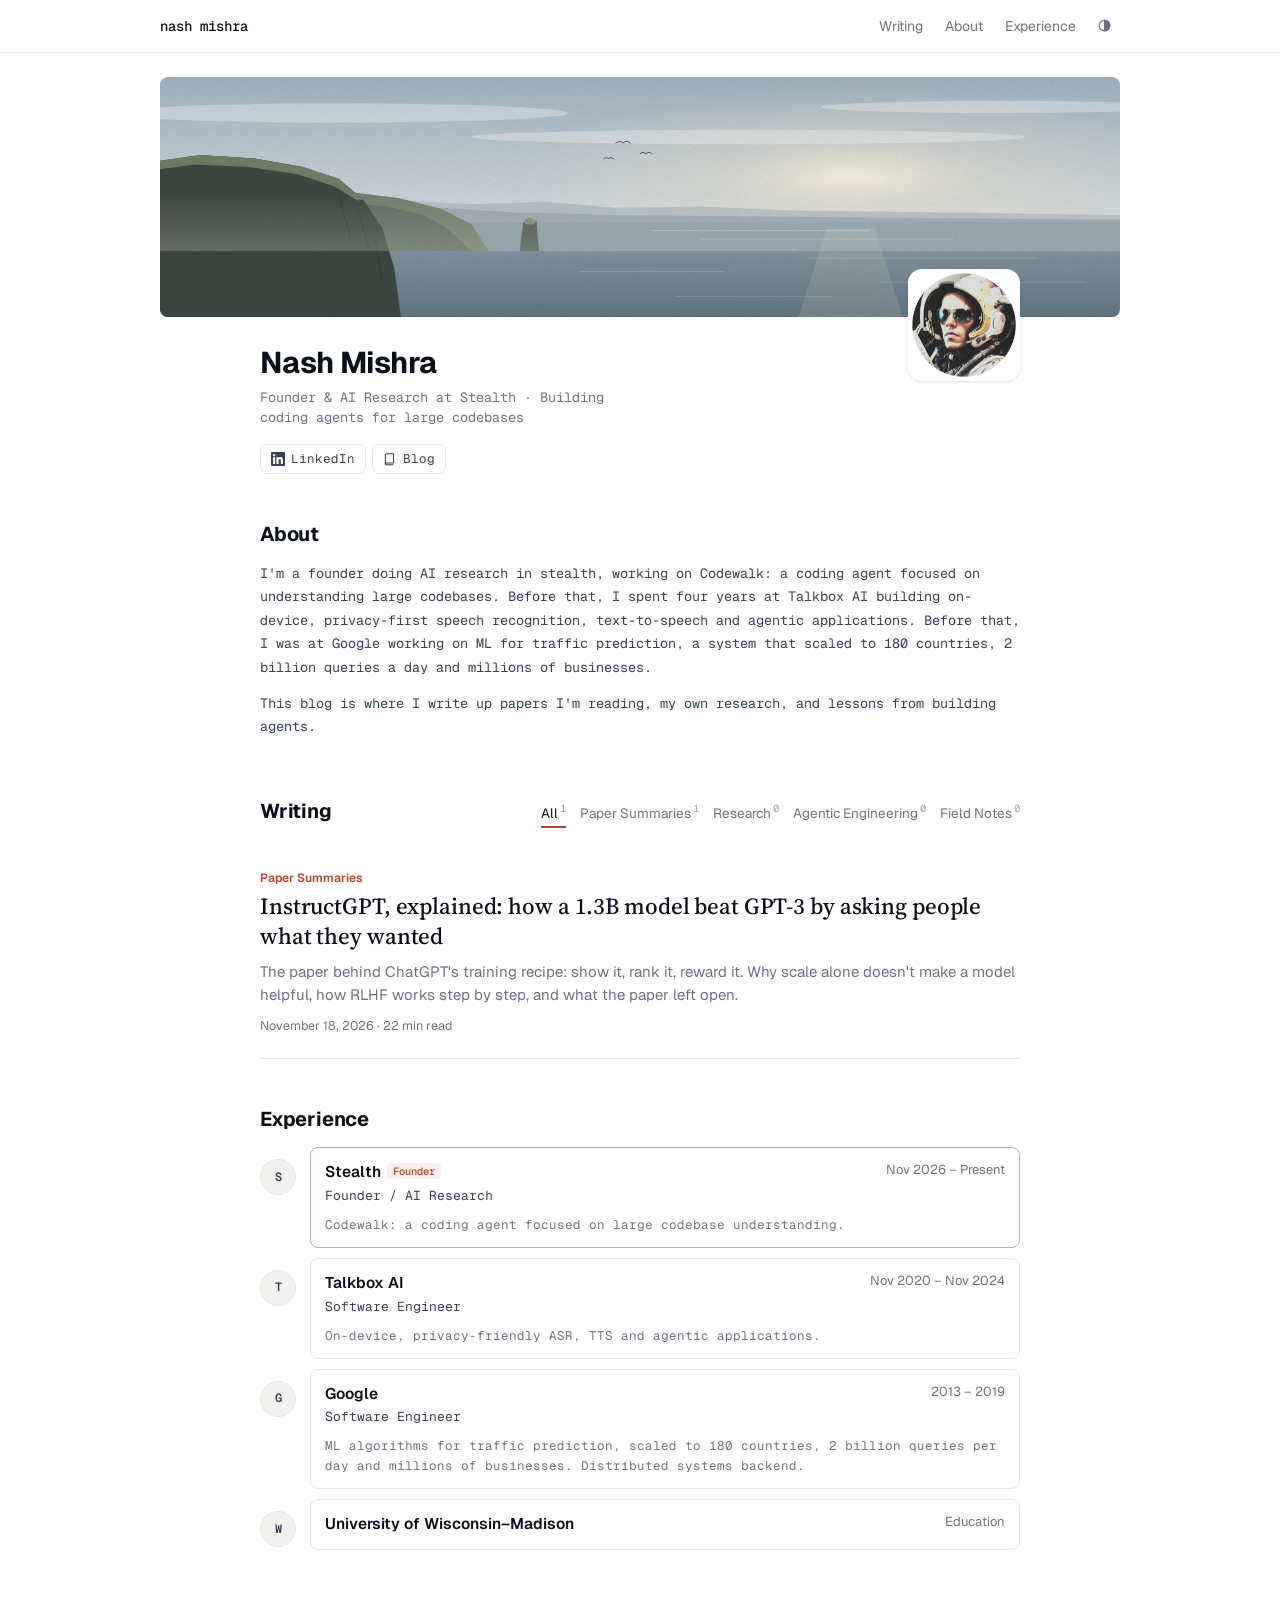
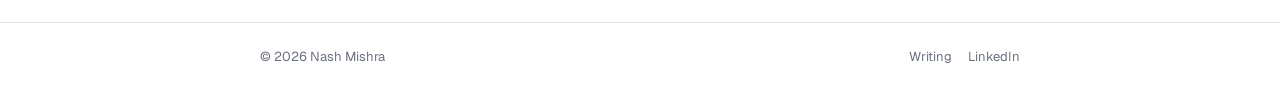
<file: index.html>
<!doctype html>
<html lang="en">
<head>
  <meta charset="utf-8">
  <meta name="viewport" content="width=device-width, initial-scale=1">
  <title>Nash Mishra</title>
  <meta name="description" content="Nash Mishra writes about language models, AI research and agentic engineering: paper summaries, experiments and notes from building coding agents.">
  <meta name="author" content="Nash Mishra">
  <meta property="og:type" content="website">
  <meta property="og:title" content="Nash Mishra">
  <meta property="og:description" content="Paper summaries, research and agentic engineering notes.">
  <meta property="og:image" content="/assets/img/nash.png">
  <meta name="twitter:card" content="summary">
  <link rel="icon" type="image/png" href="/assets/img/favicon.png">
  <link rel="apple-touch-icon" href="/assets/img/apple-touch-icon.png">
  <script>try{var t=localStorage.getItem("theme");if(t)document.documentElement.setAttribute("data-theme",t)}catch(e){}</script>
  <link rel="preconnect" href="https://fonts.googleapis.com">
  <link rel="preconnect" href="https://fonts.gstatic.com" crossorigin>
  <link href="https://fonts.googleapis.com/css2?family=Geist:wght@400;500;600;700&family=Geist+Mono:wght@400;500;600&family=Source+Serif+4:ital,opsz,wght@0,8..60,400..700;1,8..60,400..700&display=swap" rel="stylesheet">
  <link rel="stylesheet" href="/assets/css/site.css">
</head>
<body>
  <header class="topbar">
    <div class="wrap wide">
      <a class="brand" href="/">nash mishra</a>
      <nav class="nav" aria-label="Primary">
        <a href="#writing">Writing</a>
        <a href="#about" class="hide-sm">About</a>
        <a href="#experience" class="hide-sm">Experience</a>
        <button class="theme-toggle" type="button" data-theme-toggle aria-label="Toggle light and dark theme">
          <svg viewBox="0 0 24 24" fill="none" stroke="currentColor" stroke-width="1.8" aria-hidden="true"><circle cx="12" cy="12" r="8.5"/><path d="M12 3.5a8.5 8.5 0 0 1 0 17z" fill="currentColor"/></svg>
        </button>
      </nav>
    </div>
  </header>

  <main>
    <div class="wrap wide banner">
      <img src="/assets/img/banner.svg" alt="Sea cliffs above a calm grey ocean under a pale sky" width="1600" height="420">
    </div>

    <div class="wrap">
      <section class="intro">
        <div>
          <h1>Nash Mishra</h1>
          <p class="sub">Founder &amp; AI Research at Stealth · Building coding agents for large codebases</p>
          <div class="pills">
            <a class="pill" href="https://www.linkedin.com/in/nash-mishra-369a8b183/" rel="me noopener" target="_blank" aria-label="LinkedIn">
              <svg viewBox="0 0 24 24" fill="currentColor" aria-hidden="true"><path d="M20.45 20.45h-3.56v-5.57c0-1.33-.02-3.04-1.85-3.04-1.85 0-2.14 1.45-2.14 2.94v5.67H9.35V9h3.41v1.56h.05c.48-.9 1.64-1.85 3.37-1.85 3.6 0 4.27 2.37 4.27 5.46v6.28zM5.34 7.43a2.06 2.06 0 1 1 0-4.13 2.06 2.06 0 0 1 0 4.13zM7.12 20.45H3.56V9h3.56v11.45zM22.22 0H1.77C.79 0 0 .77 0 1.73v20.54C0 23.23.79 24 1.77 24h20.45c.98 0 1.78-.77 1.78-1.73V1.73C24 .77 23.2 0 22.22 0z"/></svg>
              LinkedIn
            </a>
            <a class="pill" href="#writing">
              <svg viewBox="0 0 24 24" fill="none" stroke="currentColor" stroke-width="1.8" aria-hidden="true"><path d="M4 19.5V5a2 2 0 0 1 2-2h12v16H6a2 2 0 0 0-2 2zm0 0A2 2 0 0 0 6 22h12"/></svg>
              Blog
            </a>
          </div>
        </div>
        <img class="avatar" src="/assets/img/nash.png" alt="Nash Mishra" width="400" height="400">
      </section>

      <section class="section" id="about" aria-labelledby="about-title">
        <h2 id="about-title">About</h2>
        <p class="body">I'm a founder doing AI research in stealth, working on Codewalk: a coding agent focused on understanding large codebases. Before that, I spent four years at Talkbox AI building on-device, privacy-first speech recognition, text-to-speech and agentic applications. Before that, I was at Google working on ML for traffic prediction, a system that scaled to 180 countries, 2 billion queries a day and millions of businesses.</p>
        <p class="body">This blog is where I write up papers I'm reading, my own research, and lessons from building agents.</p>
      </section>

      <section class="section" id="writing" aria-labelledby="writing-title">
        <div class="section-head">
          <h2 id="writing-title">Writing</h2>
          <div class="chips" role="group" aria-label="Filter by category">
            <button class="chip" type="button" data-filter="all" data-label="All" aria-pressed="true">All<sup></sup></button>
            <button class="chip" type="button" data-filter="paper-summaries" data-label="Paper Summaries" aria-pressed="false">Paper Summaries<sup></sup></button>
            <button class="chip" type="button" data-filter="research" data-label="Research" aria-pressed="false">Research<sup></sup></button>
            <button class="chip" type="button" data-filter="agentic-engineering" data-label="Agentic Engineering" aria-pressed="false">Agentic Engineering<sup></sup></button>
            <button class="chip" type="button" data-filter="field-notes" data-label="Field Notes" aria-pressed="false">Field Notes<sup></sup></button>
          </div>
        </div>

        <!--
          To add a post: copy the <li class="entry"> below and put the newest first.
          data-cat takes one or more slugs separated by spaces:
          paper-summaries | research | agentic-engineering | field-notes
        -->
        <ol class="entries">
          <li class="entry" data-cat="paper-summaries">
            <a href="/posts/instructgpt.html">
              <span class="cat">Paper Summaries</span>
              <h3>InstructGPT, explained: how a 1.3B model beat GPT-3 by asking people what they wanted</h3>
              <p>The paper behind ChatGPT's training recipe: show it, rank it, reward it. Why scale alone doesn't make a model helpful, how RLHF works step by step, and what the paper left open.</p>
              <span class="date">November 18, 2026 · 22 min read</span>
            </a>
          </li>
        </ol>

        <div class="empty" role="status">No posts in <span data-channel>this category</span> yet.</div>
      </section>

      <section class="section" id="experience" aria-labelledby="experience-title">
        <h2 id="experience-title">Experience</h2>
        <ol class="jobs">
          <li class="job now">
            <span class="mark" aria-hidden="true">S</span>
            <div class="card">
              <div class="top"><b>Stealth<span class="tag">Founder</span></b><span class="when">Nov 2026 – Present</span></div>
              <div class="role">Founder / AI Research</div>
              <p>Codewalk: a coding agent focused on large codebase understanding.</p>
            </div>
          </li>
          <li class="job">
            <span class="mark" aria-hidden="true">T</span>
            <div class="card">
              <div class="top"><b>Talkbox AI</b><span class="when">Nov 2020 – Nov 2024</span></div>
              <div class="role">Software Engineer</div>
              <p>On-device, privacy-friendly ASR, TTS and agentic applications.</p>
            </div>
          </li>
          <li class="job">
            <span class="mark" aria-hidden="true">G</span>
            <div class="card">
              <div class="top"><b>Google</b><span class="when">2013 – 2019</span></div>
              <div class="role">Software Engineer</div>
              <p>ML algorithms for traffic prediction, scaled to 180 countries, 2 billion queries per day and millions of businesses. Distributed systems backend.</p>
            </div>
          </li>
          <li class="job">
            <span class="mark" aria-hidden="true">W</span>
            <div class="card">
              <div class="top"><b>University of Wisconsin–Madison</b><span class="when">Education</span></div>
            </div>
          </li>
        </ol>
      </section>
    </div>
  </main>

  <footer class="footer">
    <div class="wrap">
      <span>© <span data-year>2026</span> Nash Mishra</span>
      <div class="links">
        <a href="#writing">Writing</a>
        <a href="https://www.linkedin.com/in/nash-mishra-369a8b183/" rel="me noopener" target="_blank">LinkedIn</a>
      </div>
    </div>
  </footer>

  <script src="/assets/js/site.js" defer></script>
</body>
</html>
</file>
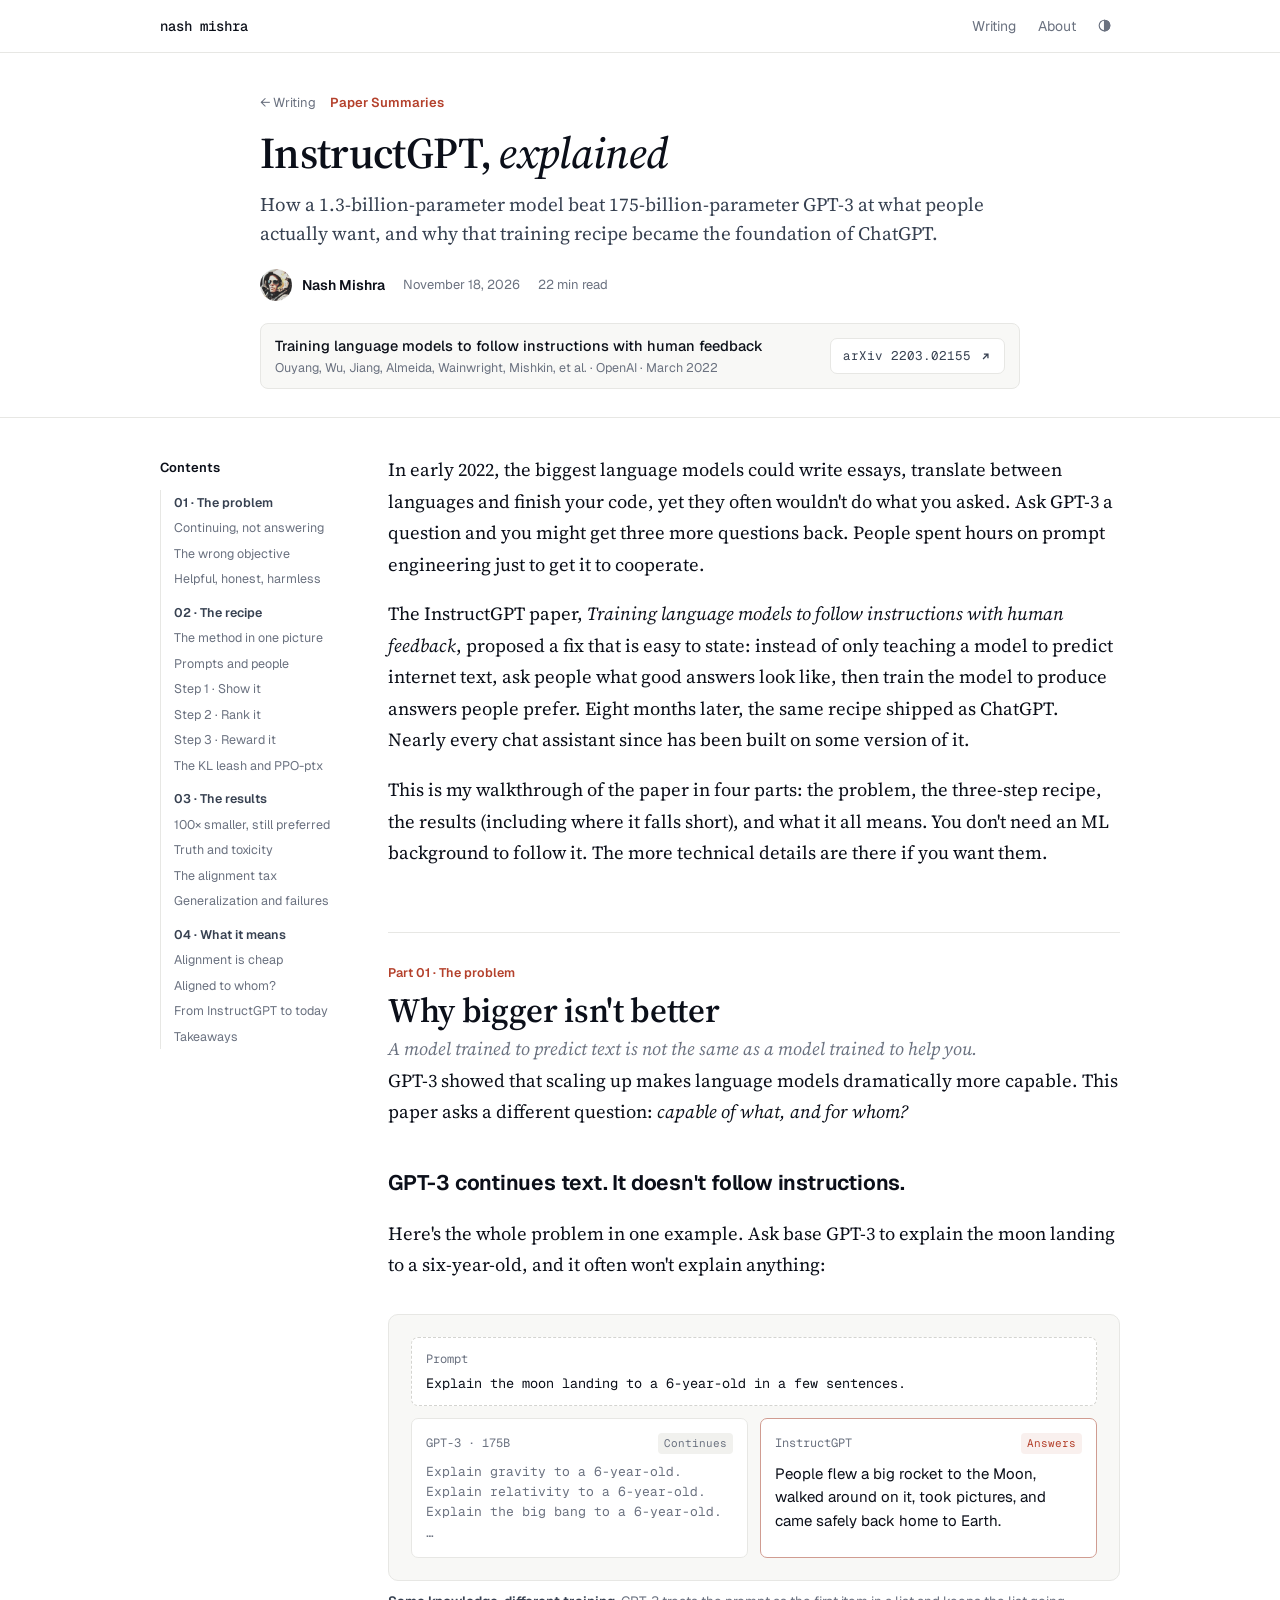
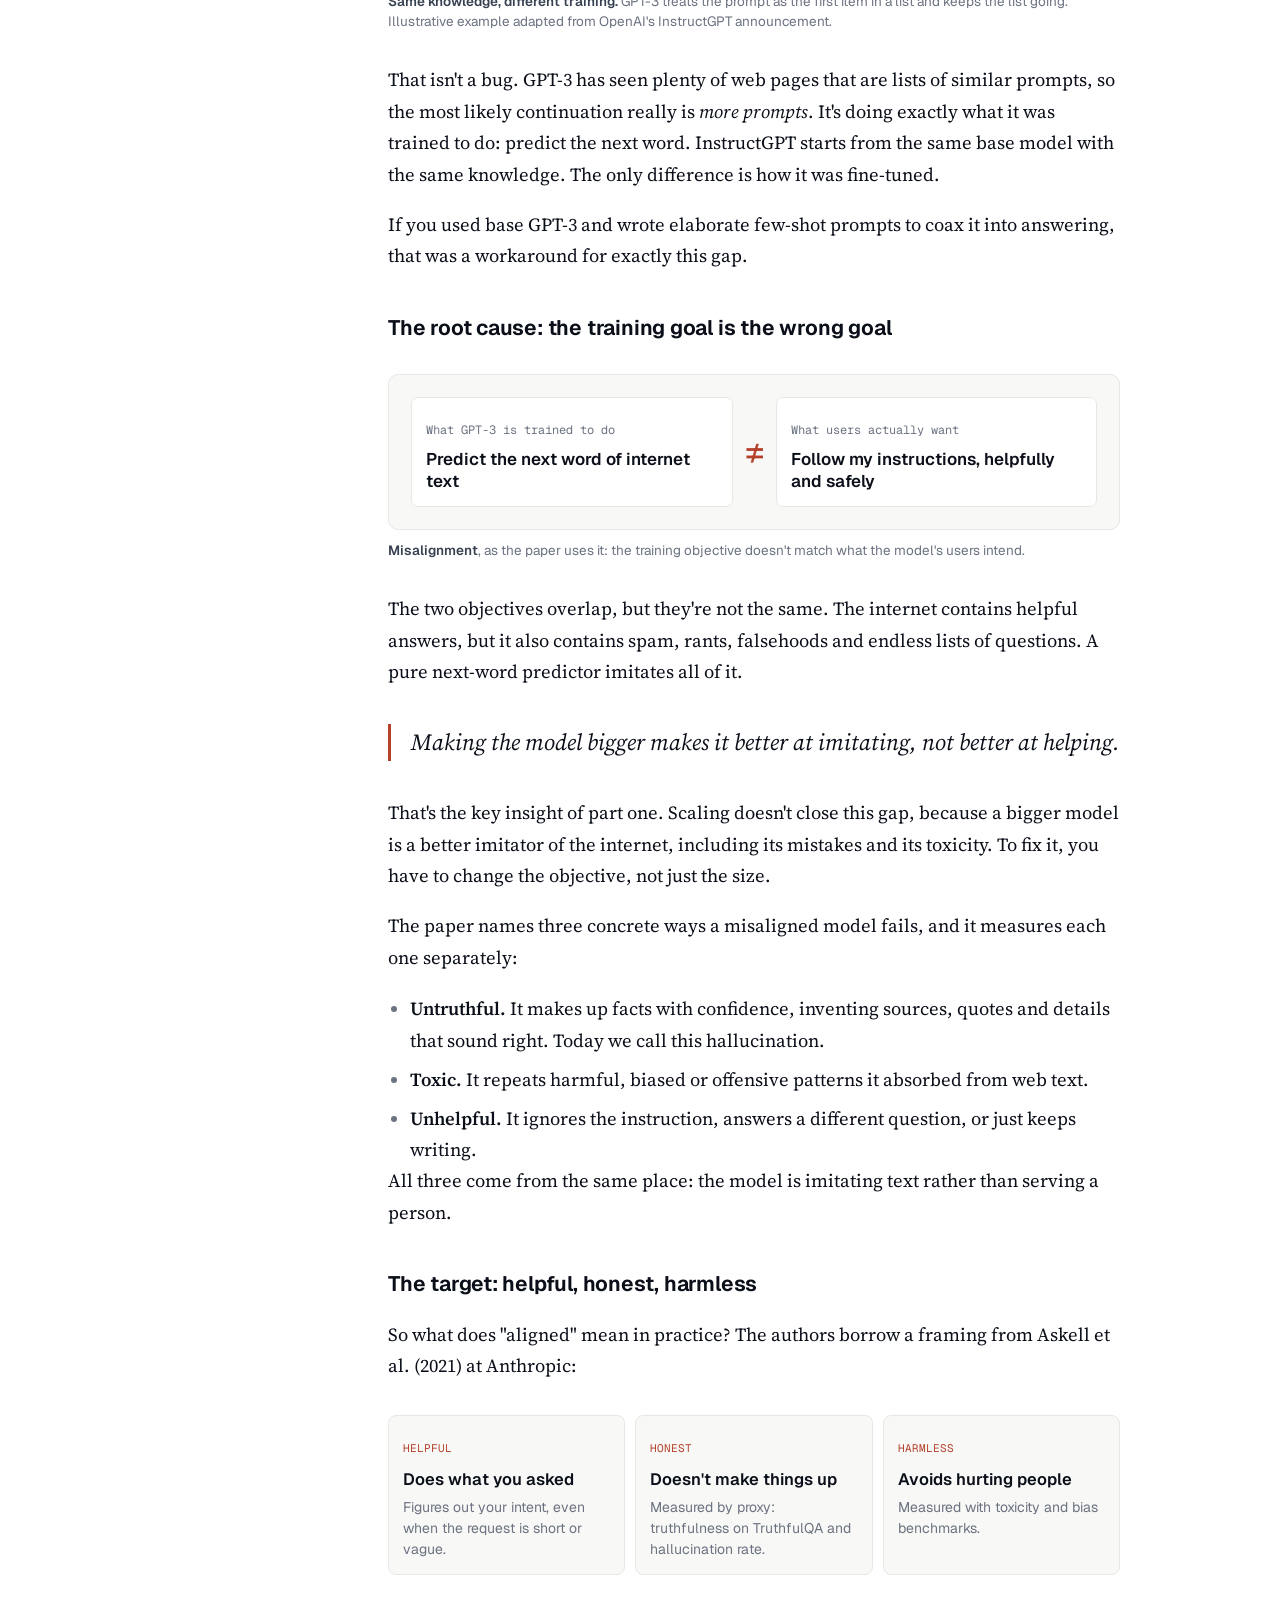
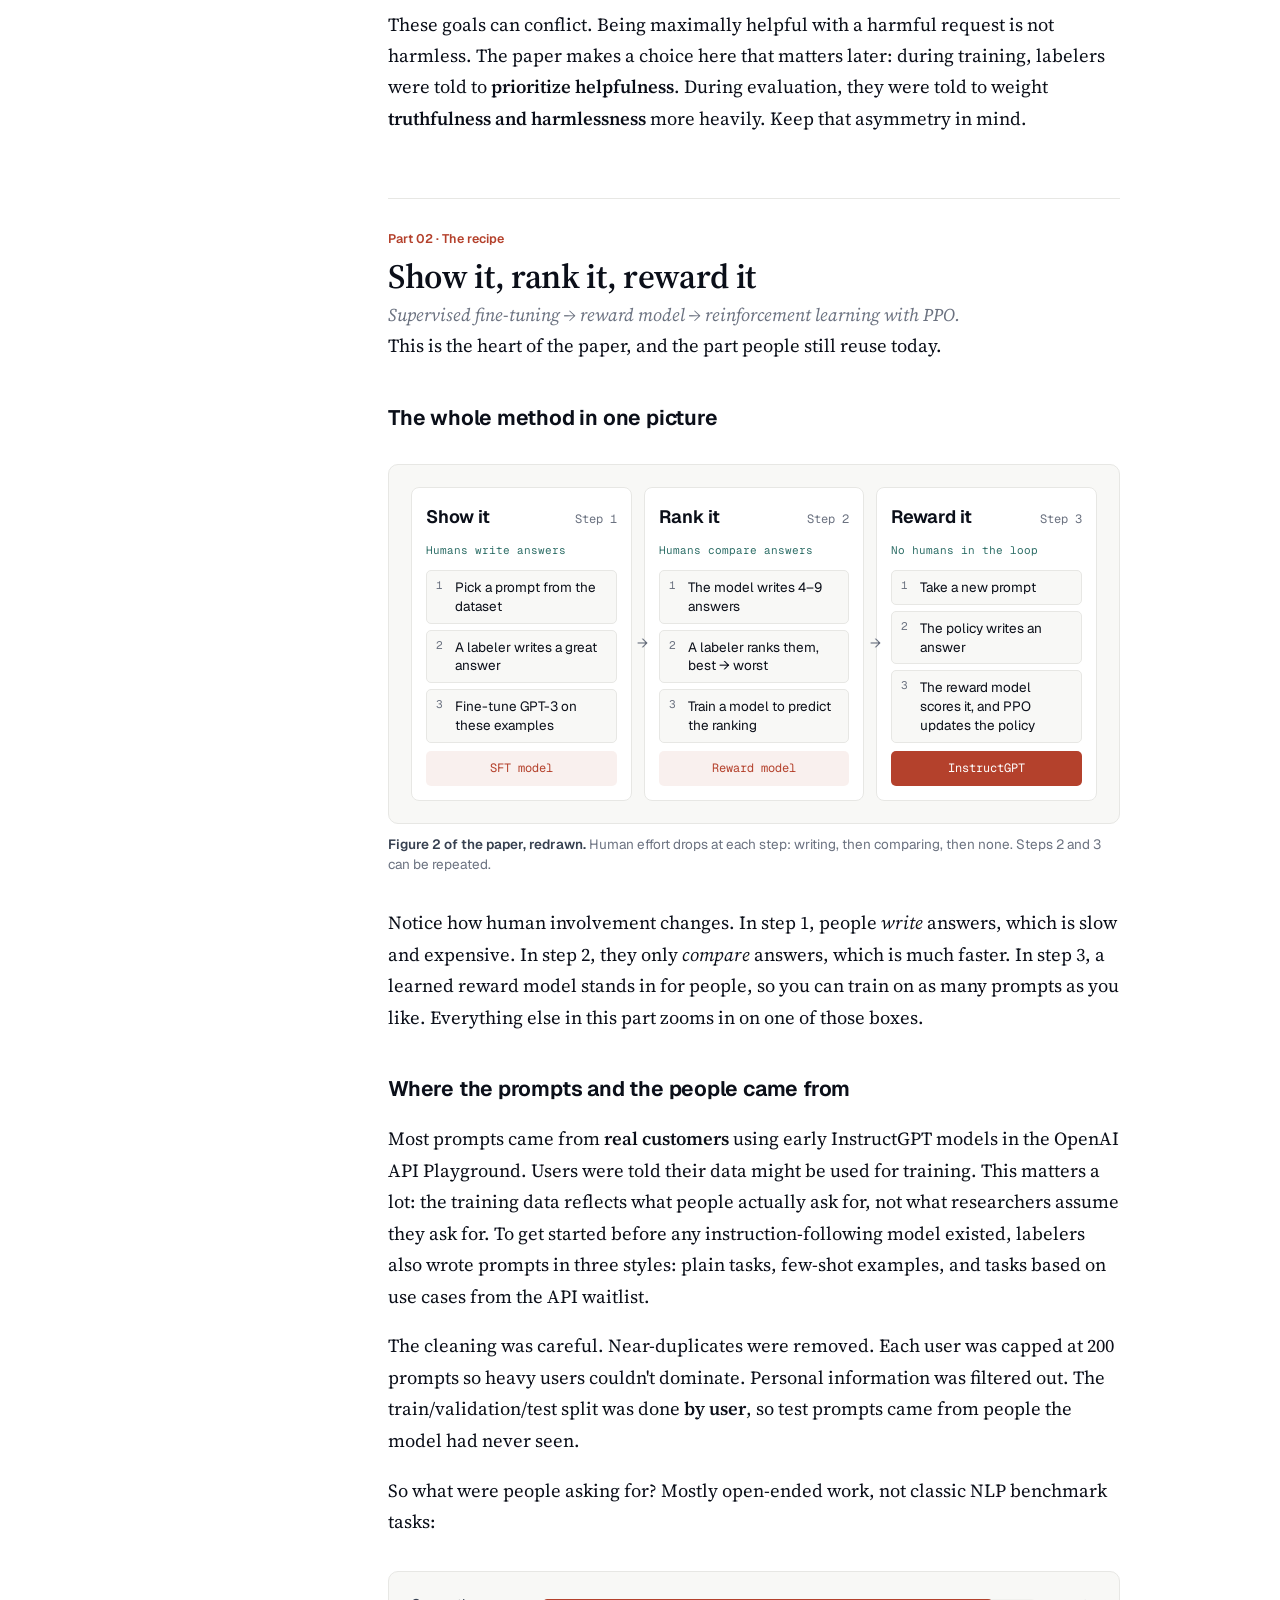
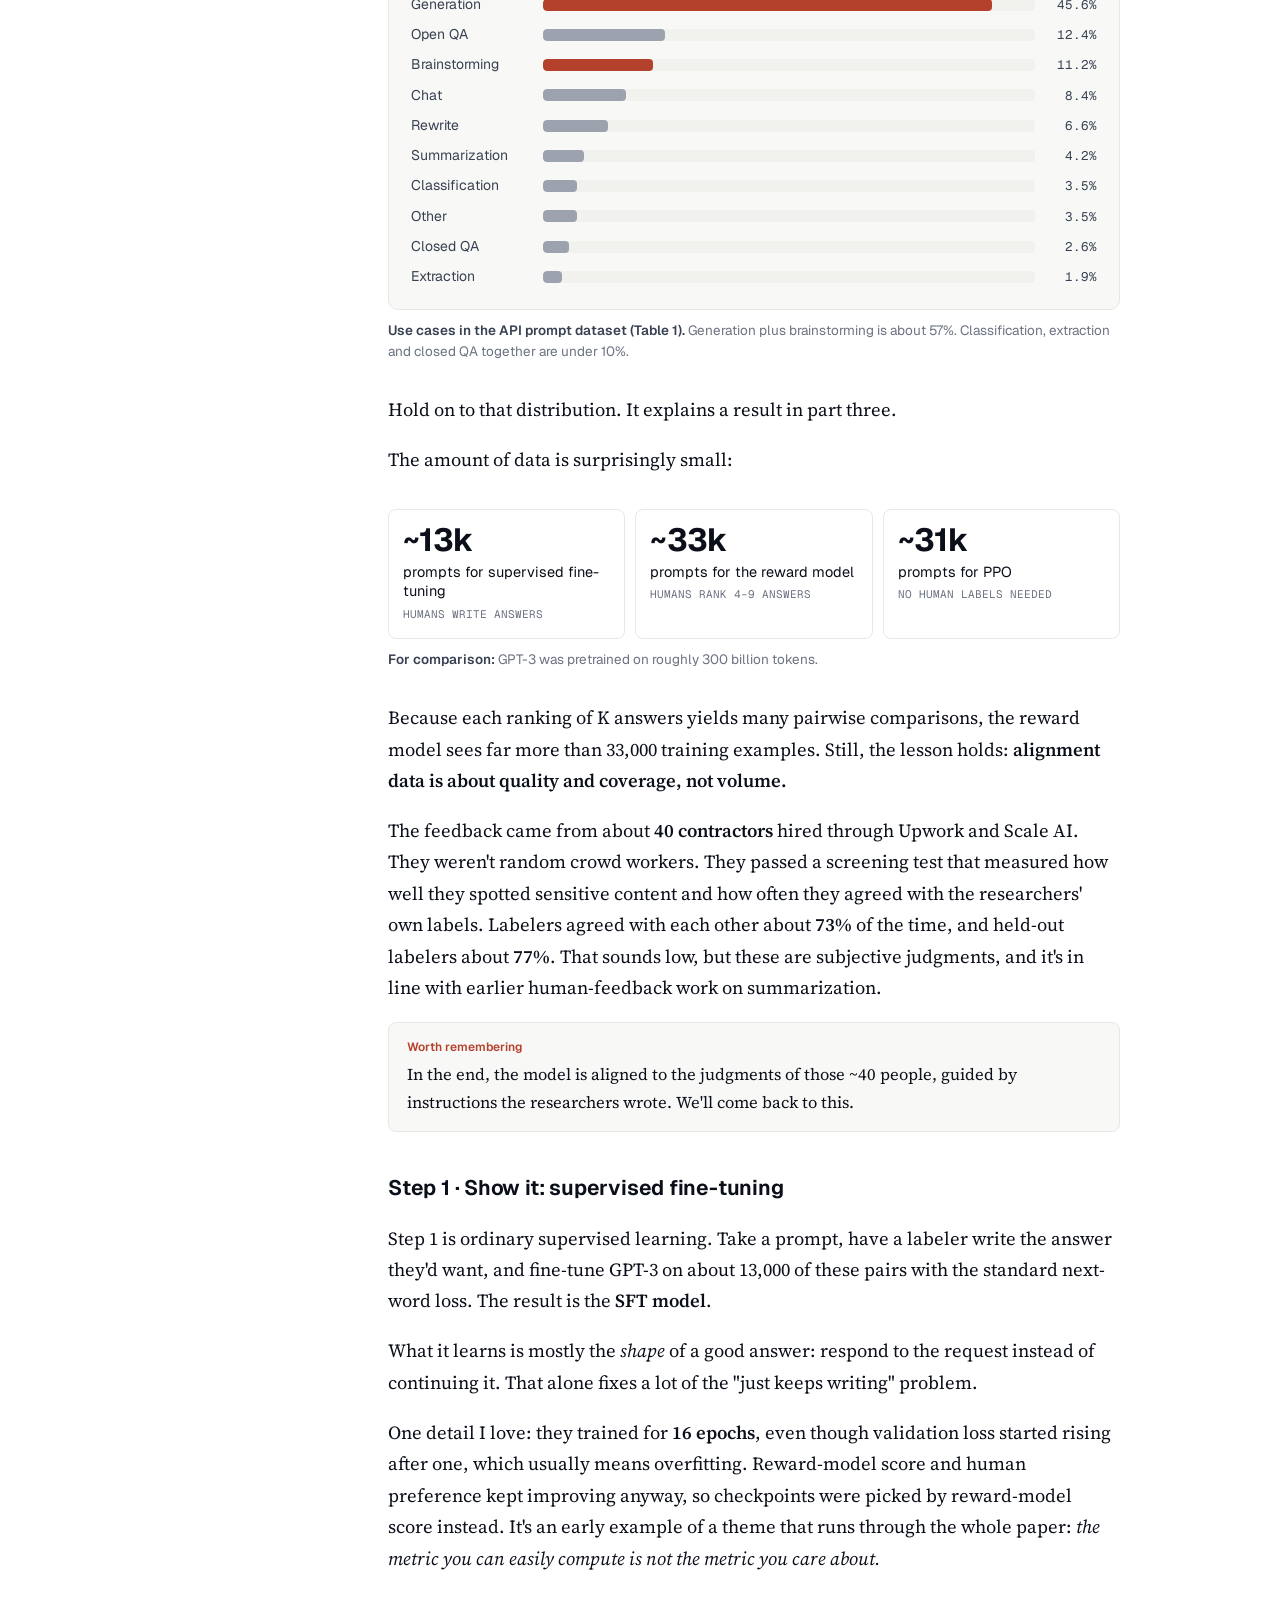
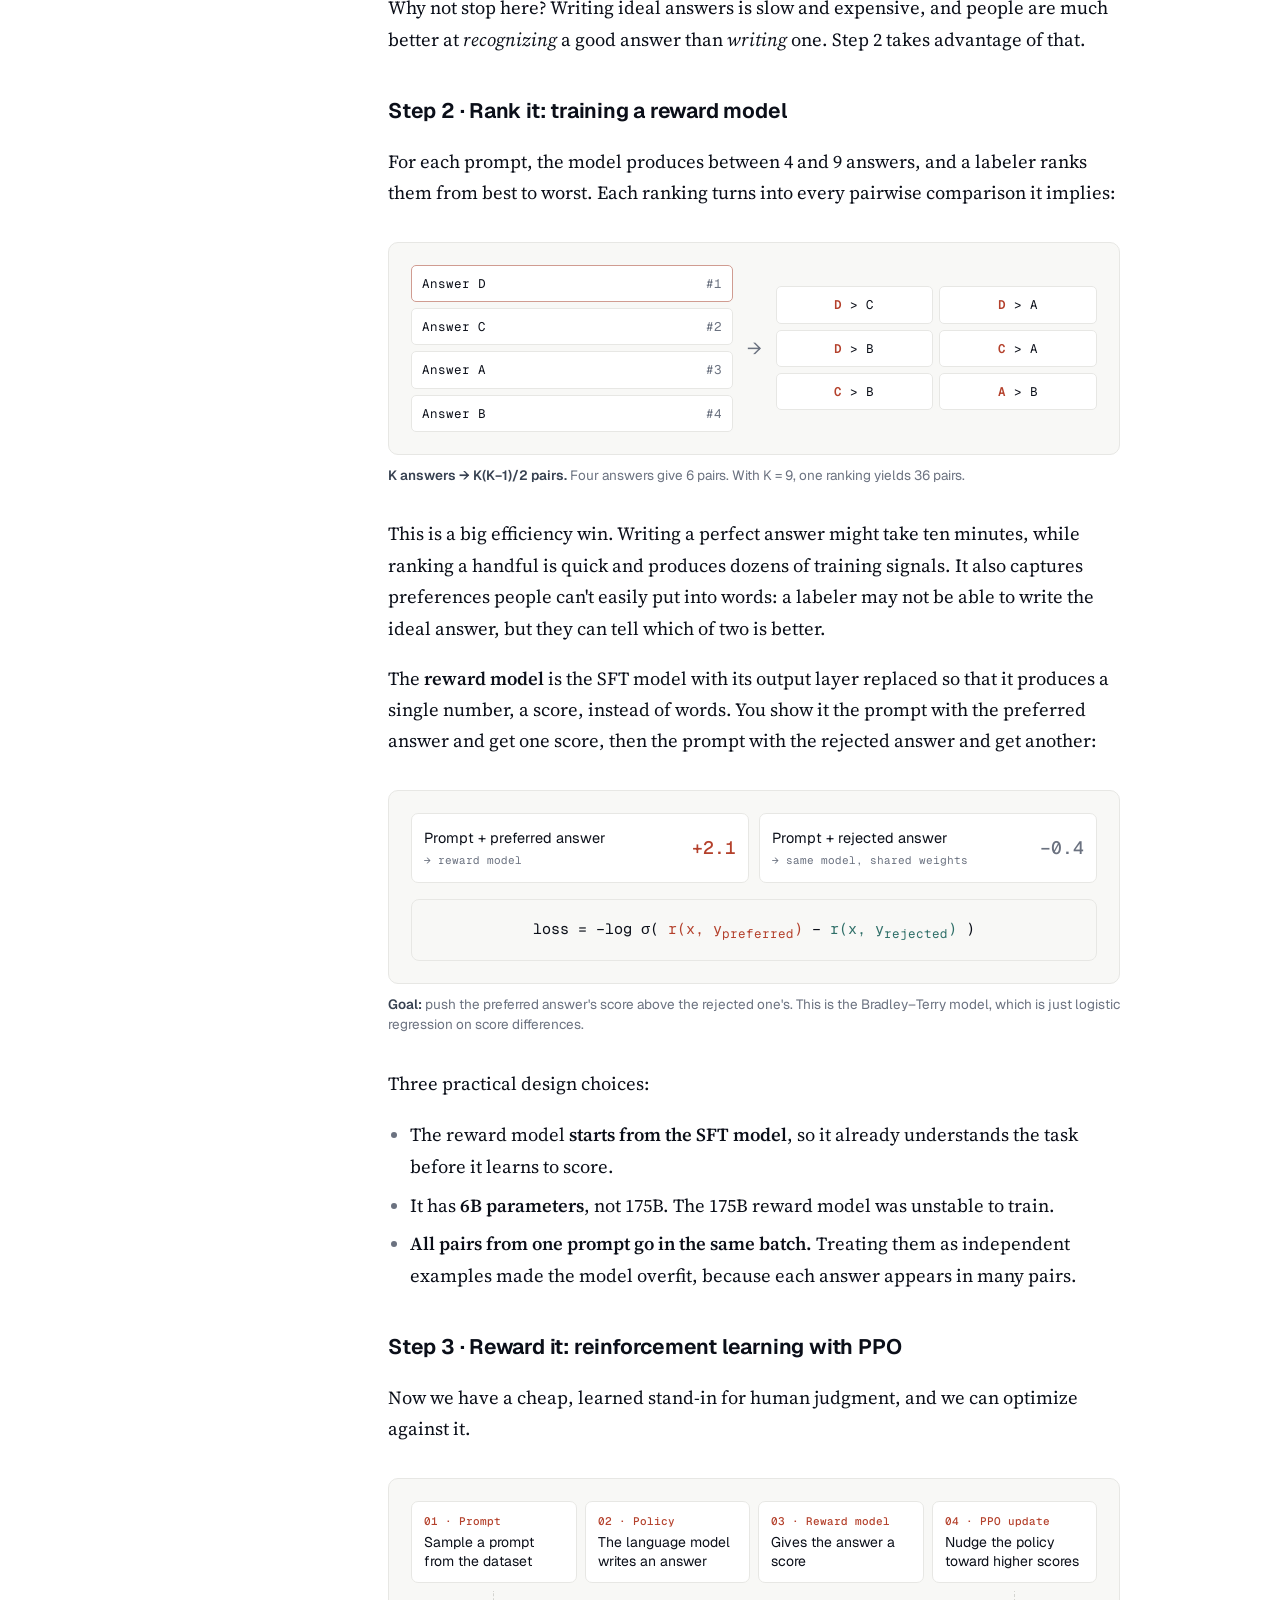
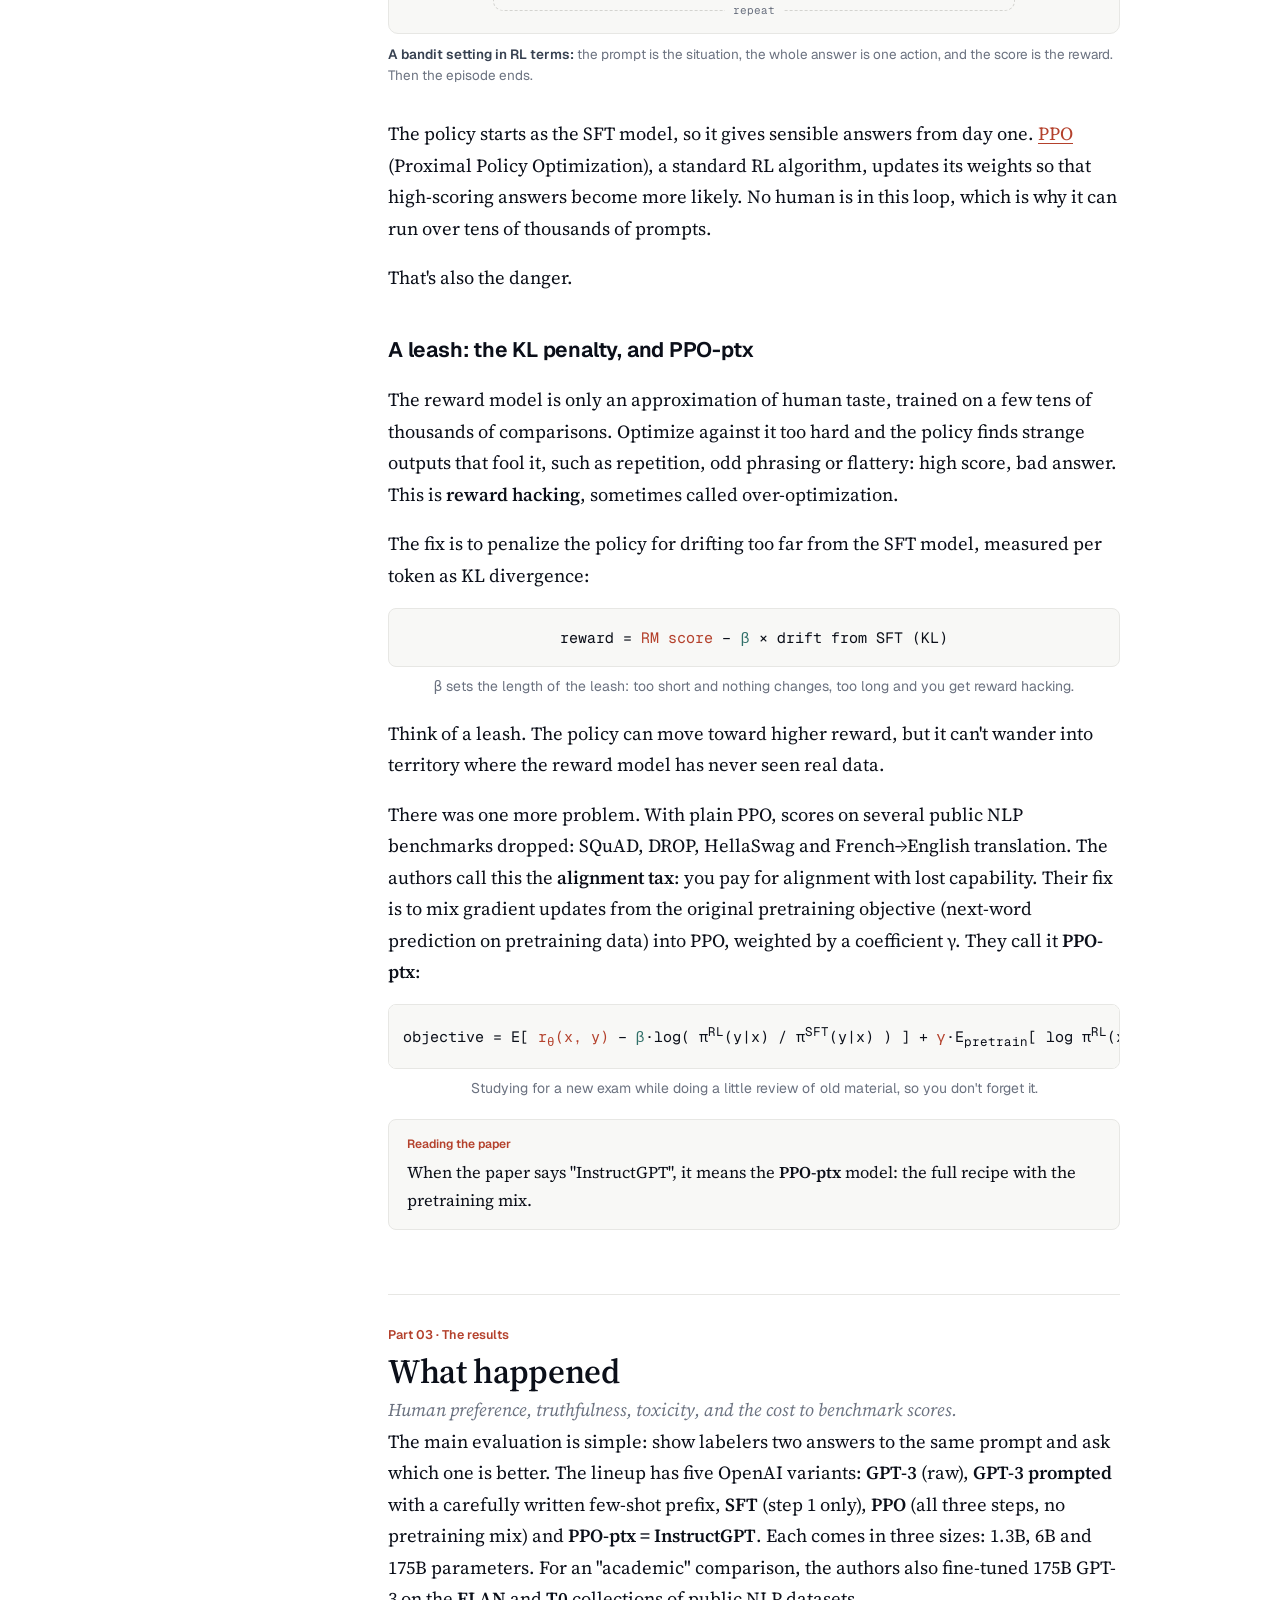
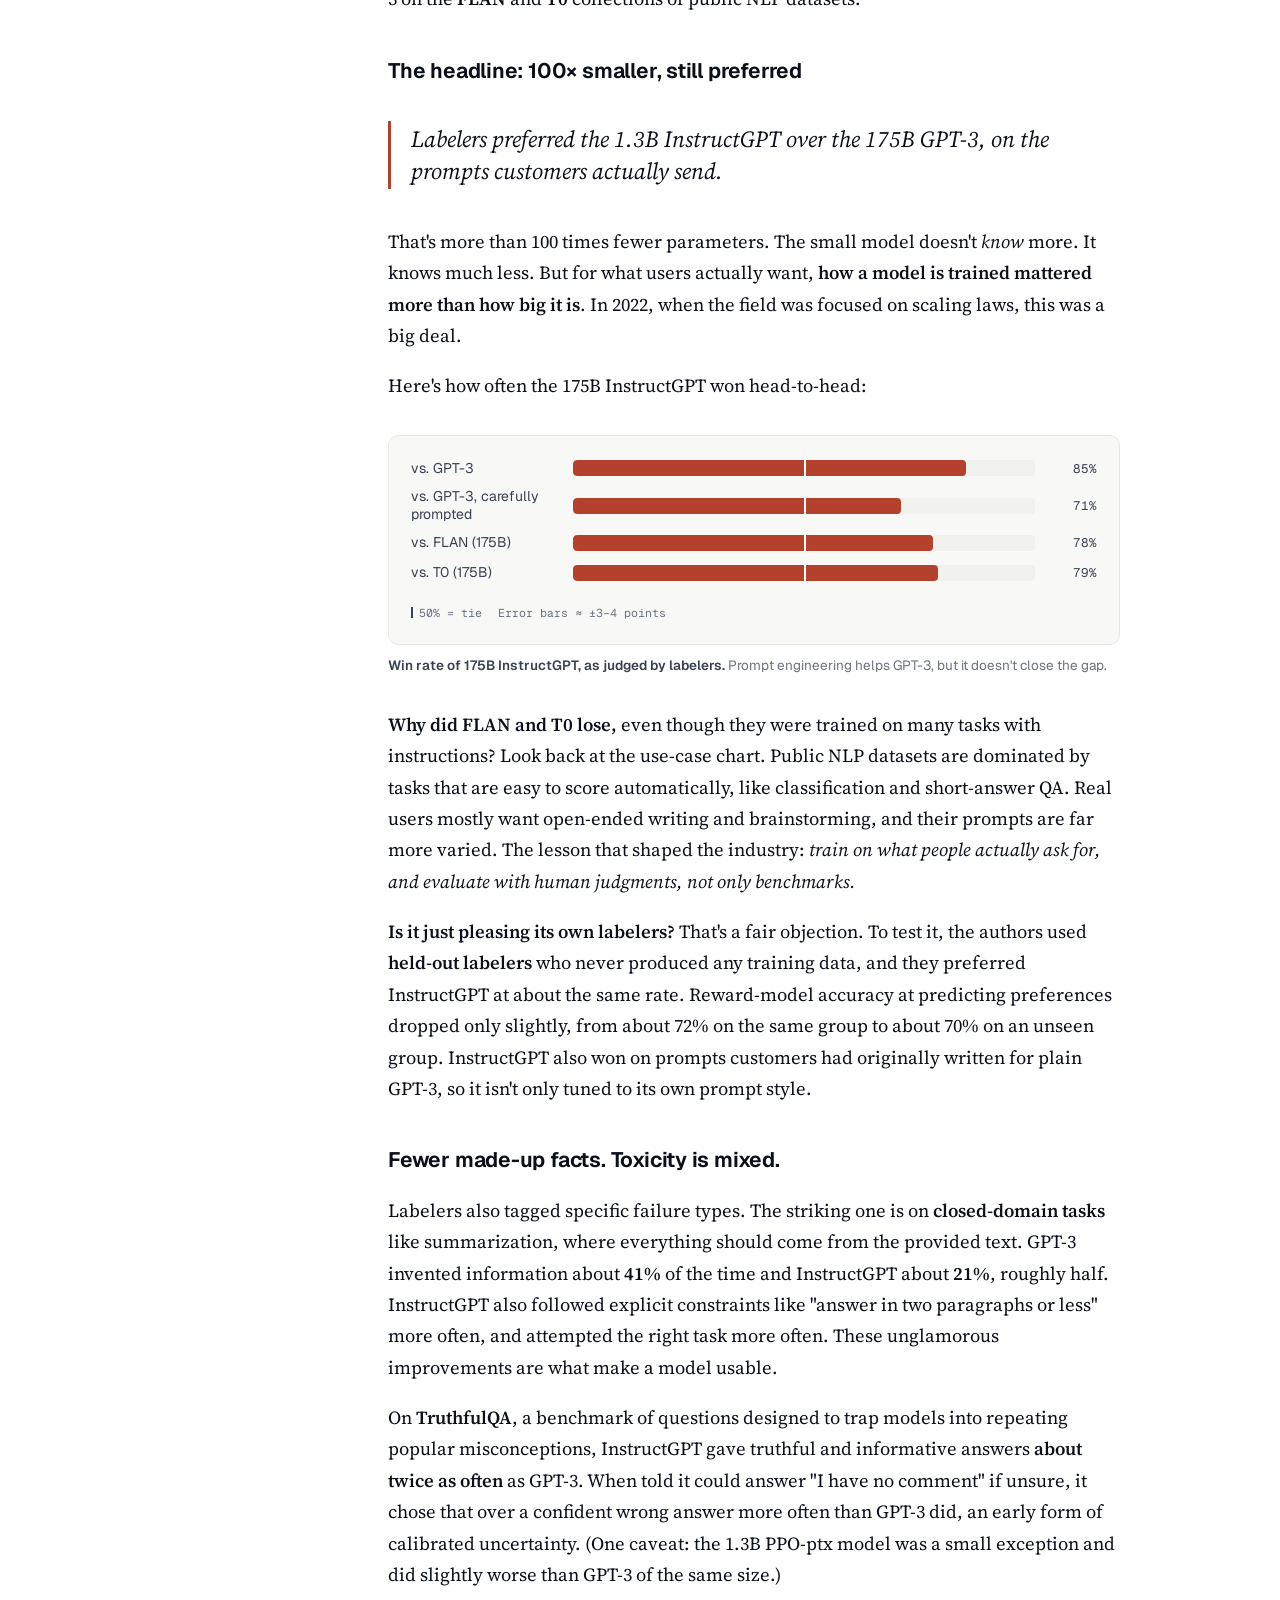
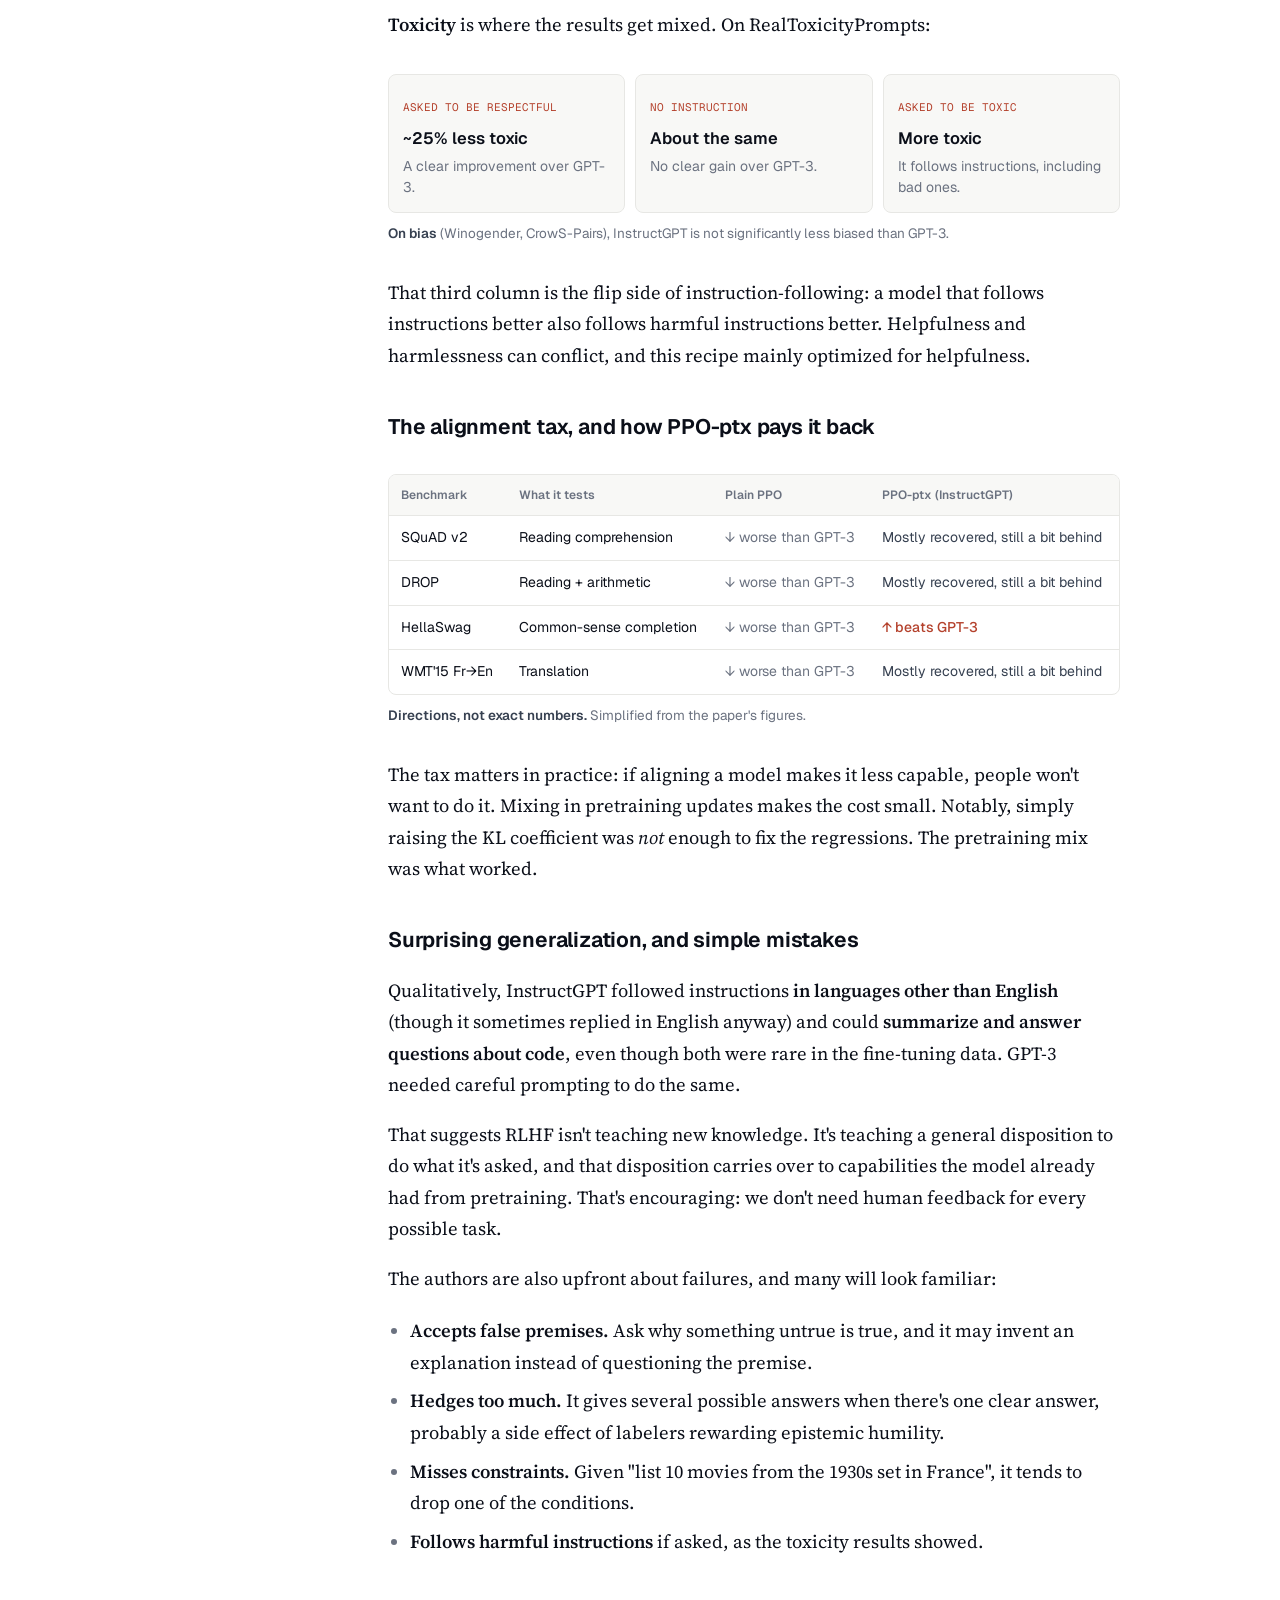
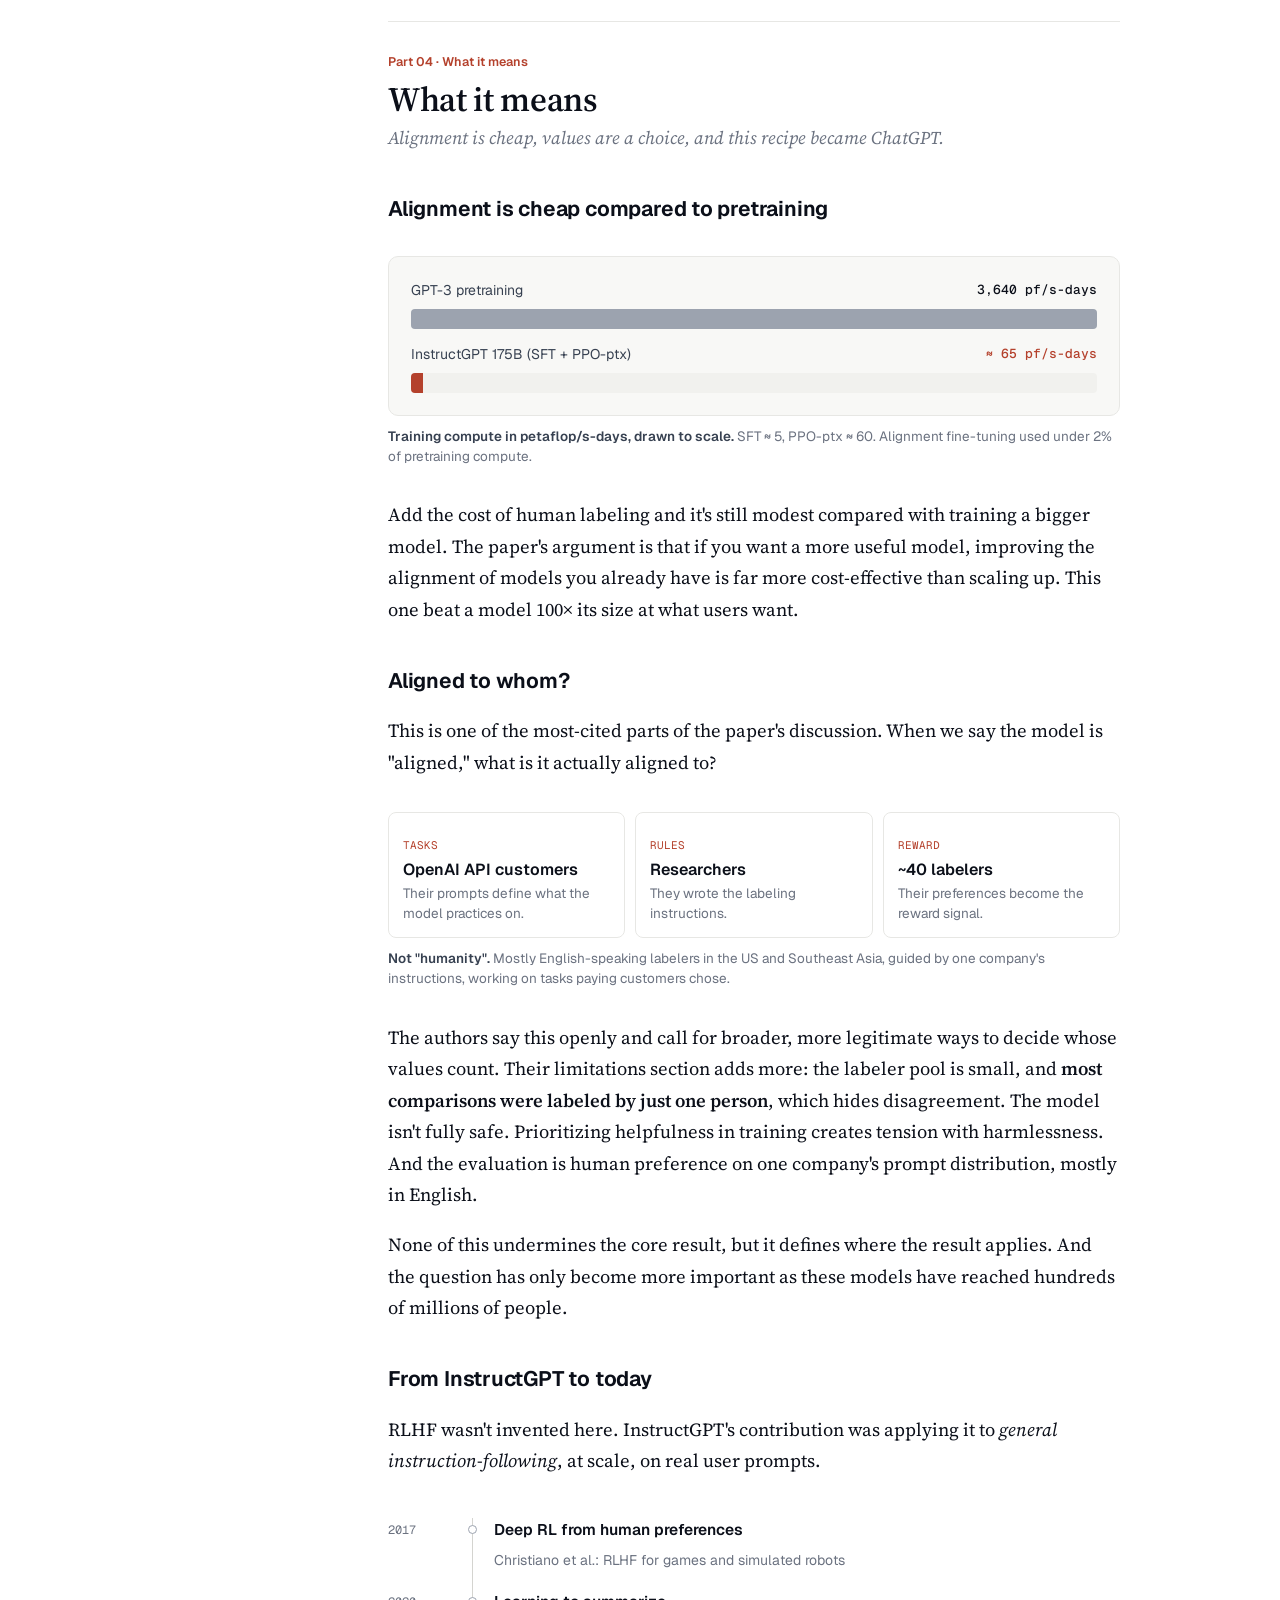
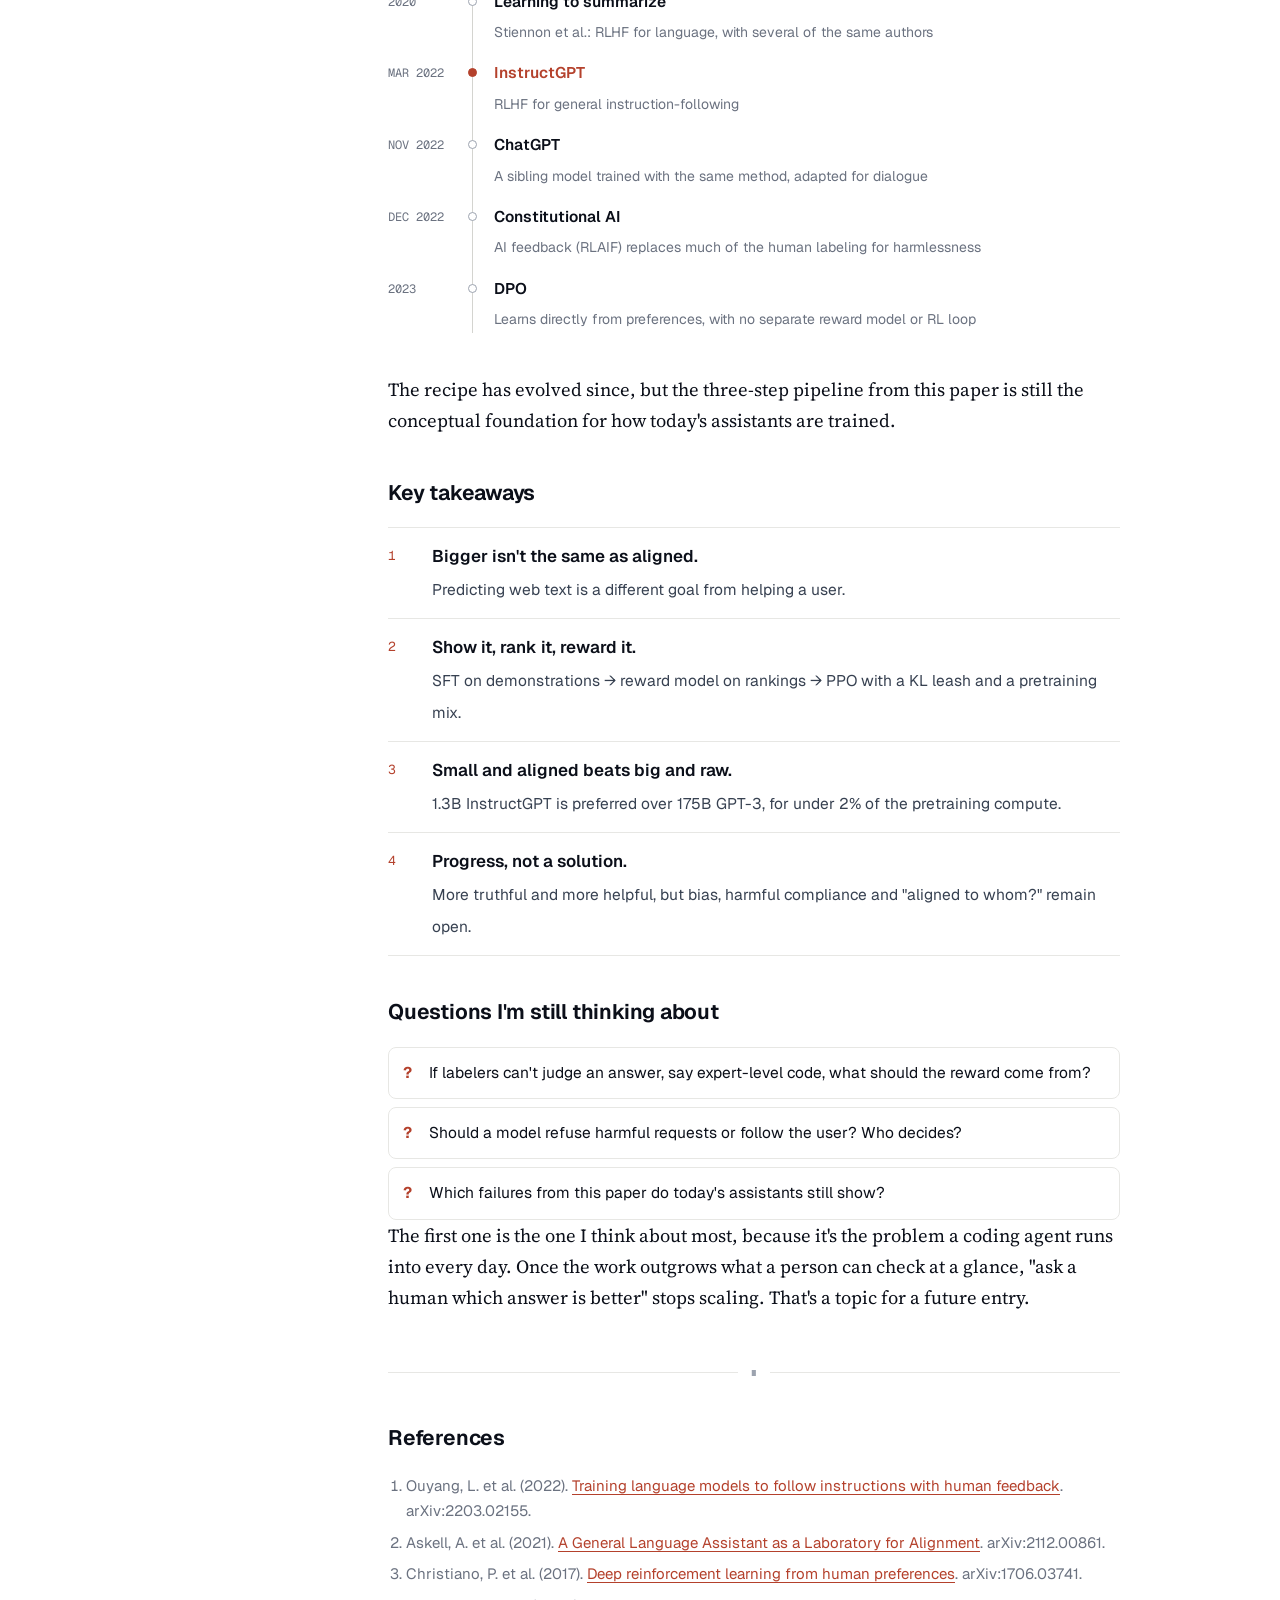
<file: posts/instructgpt.html>
<!doctype html>
<html lang="en">
<head>
  <meta charset="utf-8">
  <meta name="viewport" content="width=device-width, initial-scale=1">
  <title>InstructGPT, Explained · Nash Mishra</title>
  <meta name="description" content="A walkthrough of Ouyang et al. (2022), the InstructGPT paper: why scale alone doesn't make a model helpful, the three-step RLHF recipe, what the results show, and what's still open.">
  <meta name="author" content="Nash Mishra">
  <meta property="og:type" content="article">
  <meta property="og:title" content="InstructGPT, Explained">
  <meta property="og:description" content="Show it, rank it, reward it: the paper behind ChatGPT's training recipe.">
  <meta property="og:image" content="/assets/img/nash.png">
  <meta property="article:published_time" content="2026-11-18">
  <meta property="article:section" content="Paper Summaries">
  <link rel="icon" type="image/png" href="/assets/img/favicon.png">
  <link rel="apple-touch-icon" href="/assets/img/apple-touch-icon.png">
  <script>try{var t=localStorage.getItem("theme");if(t)document.documentElement.setAttribute("data-theme",t)}catch(e){}</script>
  <link rel="preconnect" href="https://fonts.googleapis.com">
  <link rel="preconnect" href="https://fonts.gstatic.com" crossorigin>
  <link href="https://fonts.googleapis.com/css2?family=Geist:wght@400;500;600;700&family=Geist+Mono:wght@400;500;600&family=Source+Serif+4:ital,opsz,wght@0,8..60,400..700;1,8..60,400..700&display=swap" rel="stylesheet">
  <link rel="stylesheet" href="/assets/css/site.css">
</head>
<body>
  <div class="progress" aria-hidden="true"></div>

  <header class="topbar">
    <div class="wrap wide">
      <a class="brand" href="/">nash mishra</a>
      <nav class="nav" aria-label="Primary">
        <a href="/#writing">Writing</a>
        <a href="/#about" class="hide-sm">About</a>
        <button class="theme-toggle" type="button" data-theme-toggle aria-label="Toggle light and dark theme">
          <svg viewBox="0 0 24 24" fill="none" stroke="currentColor" stroke-width="1.8" aria-hidden="true"><circle cx="12" cy="12" r="8.5"/><path d="M12 3.5a8.5 8.5 0 0 1 0 17z" fill="currentColor"/></svg>
        </button>
      </nav>
    </div>
  </header>

  <main>
    <header class="post-head">
      <div class="wrap">
        <div class="crumbs">
          <a href="/#writing">← Writing</a>
          <a class="amber" href="/#c=paper-summaries">Paper Summaries</a>
        </div>
        <h1>InstructGPT, <em>explained</em></h1>
        <p class="dek">How a 1.3-billion-parameter model beat 175-billion-parameter GPT-3 at what people actually want, and why that training recipe became the foundation of ChatGPT.</p>
        <div class="byline">
          <div class="who">
            <img src="/assets/img/nash.png" alt="" width="32" height="32">
            <b>Nash Mishra</b>
          </div>
          <span>November 18, 2026</span>
          <span>22 min read</span>
        </div>
        <div class="paper-card">
          <div class="t">Training language models to follow instructions with human feedback
            <small>Ouyang, Wu, Jiang, Almeida, Wainwright, Mishkin, et al. · OpenAI · March 2022</small>
          </div>
          <a class="btn" href="https://arxiv.org/abs/2203.02155" target="_blank" rel="noopener">arXiv 2203.02155
            <svg viewBox="0 0 16 16" fill="none" stroke="currentColor" stroke-width="1.6" aria-hidden="true"><path d="M5 11 11 5M6 5h5v5"/></svg>
          </a>
        </div>
      </div>
    </header>

    <div class="wrap wide post-grid">
      <aside class="toc" aria-label="Contents">
        <span class="label">Contents</span>
        <ol>
          <li class="part"><a href="#part-1">01 · The problem</a></li>
          <li><a href="#continues">Continuing, not answering</a></li>
          <li><a href="#misalignment">The wrong objective</a></li>
          <li><a href="#target">Helpful, honest, harmless</a></li>
          <li class="part"><a href="#part-2">02 · The recipe</a></li>
          <li><a href="#overview">The method in one picture</a></li>
          <li><a href="#data">Prompts and people</a></li>
          <li><a href="#sft">Step 1 · Show it</a></li>
          <li><a href="#rm">Step 2 · Rank it</a></li>
          <li><a href="#ppo">Step 3 · Reward it</a></li>
          <li><a href="#leash">The KL leash and PPO-ptx</a></li>
          <li class="part"><a href="#part-3">03 · The results</a></li>
          <li><a href="#headline">100× smaller, still preferred</a></li>
          <li><a href="#truth">Truth and toxicity</a></li>
          <li><a href="#tax">The alignment tax</a></li>
          <li><a href="#generalize">Generalization and failures</a></li>
          <li class="part"><a href="#part-4">04 · What it means</a></li>
          <li><a href="#cost">Alignment is cheap</a></li>
          <li><a href="#whom">Aligned to whom?</a></li>
          <li><a href="#legacy">From InstructGPT to today</a></li>
          <li><a href="#takeaways">Takeaways</a></li>
        </ol>
      </aside>

      <article class="prose">
        <p>In early 2022, the biggest language models could write essays, translate between languages and finish your code, yet they often wouldn't do what you asked. Ask GPT-3 a question and you might get three more questions back. People spent hours on prompt engineering just to get it to cooperate.</p>

        <p>The InstructGPT paper, <em>Training language models to follow instructions with human feedback</em>, proposed a fix that is easy to state: instead of only teaching a model to predict internet text, ask people what good answers look like, then train the model to produce answers people prefer. Eight months later, the same recipe shipped as ChatGPT. Nearly every chat assistant since has been built on some version of it.</p>

        <p>This is my walkthrough of the paper in four parts: the problem, the three-step recipe, the results (including where it falls short), and what it all means. You don't need an ML background to follow it. The more technical details are there if you want them.</p>

        <!-- ================================================================= -->
        <div class="part-mark" id="part-1">
          <span class="label">Part 01 · The problem</span>
          <h2>Why bigger isn't better</h2>
          <p>A model trained to predict text is not the same as a model trained to help you.</p>
        </div>

        <p>GPT-3 showed that scaling up makes language models dramatically more capable. This paper asks a different question: <em>capable of what, and for whom?</em></p>

        <h3 id="continues">GPT-3 continues text. It doesn't follow instructions.</h3>

        <p>Here's the whole problem in one example. Ask base GPT-3 to explain the moon landing to a six-year-old, and it often won't explain anything:</p>

        <figure class="fig">
          <div class="panel compare">
            <div class="prompt"><span class="label">Prompt</span>Explain the moon landing to a 6-year-old in a few sentences.</div>
            <div class="pair">
              <div class="out bad">
                <div class="who"><span class="label">GPT-3 · 175B</span><span class="badge no">Continues</span></div>
                <p>Explain gravity to a 6-year-old.<br>Explain relativity to a 6-year-old.<br>Explain the big bang to a 6-year-old.<br>…</p>
              </div>
              <div class="out good">
                <div class="who"><span class="label">InstructGPT</span><span class="badge yes">Answers</span></div>
                <p>People flew a big rocket to the Moon, walked around on it, took pictures, and came safely back home to Earth.</p>
              </div>
            </div>
          </div>
          <figcaption><b>Same knowledge, different training.</b> GPT-3 treats the prompt as the first item in a list and keeps the list going. Illustrative example adapted from OpenAI's InstructGPT announcement.</figcaption>
        </figure>

        <p>That isn't a bug. GPT-3 has seen plenty of web pages that are lists of similar prompts, so the most likely continuation really is <em>more prompts</em>. It's doing exactly what it was trained to do: predict the next word. InstructGPT starts from the same base model with the same knowledge. The only difference is how it was fine-tuned.</p>

        <p>If you used base GPT-3 and wrote elaborate few-shot prompts to coax it into answering, that was a workaround for exactly this gap.</p>

        <h3 id="misalignment">The root cause: the training goal is the wrong goal</h3>

        <figure class="fig">
          <div class="panel neq">
            <div><span class="label">What GPT-3 is trained to do</span><b>Predict the next word of internet text</b></div>
            <div class="sym" aria-label="is not equal to">≠</div>
            <div><span class="label">What users actually want</span><b>Follow my instructions, helpfully and safely</b></div>
          </div>
          <figcaption><b>Misalignment</b>, as the paper uses it: the training objective doesn't match what the model's users intend.</figcaption>
        </figure>

        <p>The two objectives overlap, but they're not the same. The internet contains helpful answers, but it also contains spam, rants, falsehoods and endless lists of questions. A pure next-word predictor imitates all of it.</p>

        <p class="pull">Making the model bigger makes it better at imitating, not better at helping.</p>

        <p>That's the key insight of part one. Scaling doesn't close this gap, because a bigger model is a better imitator of the internet, including its mistakes and its toxicity. To fix it, you have to change the objective, not just the size.</p>

        <p>The paper names three concrete ways a misaligned model fails, and it measures each one separately:</p>
        <ul>
          <li><strong>Untruthful.</strong> It makes up facts with confidence, inventing sources, quotes and details that sound right. Today we call this hallucination.</li>
          <li><strong>Toxic.</strong> It repeats harmful, biased or offensive patterns it absorbed from web text.</li>
          <li><strong>Unhelpful.</strong> It ignores the instruction, answers a different question, or just keeps writing.</li>
        </ul>
        <p>All three come from the same place: the model is imitating text rather than serving a person.</p>

        <h3 id="target">The target: helpful, honest, harmless</h3>

        <p>So what does "aligned" mean in practice? The authors borrow a framing from Askell et al. (2021) at Anthropic:</p>

        <figure class="fig">
          <div class="triad">
            <div><span class="k">HELPFUL</span><h4>Does what you asked</h4><p>Figures out your intent, even when the request is short or vague.</p></div>
            <div><span class="k">HONEST</span><h4>Doesn't make things up</h4><p>Measured by proxy: truthfulness on TruthfulQA and hallucination rate.</p></div>
            <div><span class="k">HARMLESS</span><h4>Avoids hurting people</h4><p>Measured with toxicity and bias benchmarks.</p></div>
          </div>
        </figure>

        <p>These goals can conflict. Being maximally helpful with a harmful request is not harmless. The paper makes a choice here that matters later: during training, labelers were told to <strong>prioritize helpfulness</strong>. During evaluation, they were told to weight <strong>truthfulness and harmlessness</strong> more heavily. Keep that asymmetry in mind.</p>

        <!-- ================================================================= -->
        <div class="part-mark" id="part-2">
          <span class="label">Part 02 · The recipe</span>
          <h2>Show it, rank it, reward it</h2>
          <p>Supervised fine-tuning → reward model → reinforcement learning with PPO.</p>
        </div>

        <p>This is the heart of the paper, and the part people still reuse today.</p>

        <h3 id="overview">The whole method in one picture</h3>

        <figure class="fig">
          <div class="panel pipeline">
            <div class="stage">
              <div class="step"><b>Show it</b><span class="label">Step 1</span></div>
              <span class="human">Humans write answers</span>
              <ol>
                <li>Pick a prompt from the dataset</li>
                <li>A labeler writes a great answer</li>
                <li>Fine-tune GPT-3 on these examples</li>
              </ol>
              <div class="result">SFT model</div>
            </div>
            <div class="stage">
              <div class="step"><b>Rank it</b><span class="label">Step 2</span></div>
              <span class="human">Humans compare answers</span>
              <ol>
                <li>The model writes 4–9 answers</li>
                <li>A labeler ranks them, best → worst</li>
                <li>Train a model to predict the ranking</li>
              </ol>
              <div class="result">Reward model</div>
            </div>
            <div class="stage final">
              <div class="step"><b>Reward it</b><span class="label">Step 3</span></div>
              <span class="human">No humans in the loop</span>
              <ol>
                <li>Take a new prompt</li>
                <li>The policy writes an answer</li>
                <li>The reward model scores it, and PPO updates the policy</li>
              </ol>
              <div class="result">InstructGPT</div>
            </div>
          </div>
          <figcaption><b>Figure 2 of the paper, redrawn.</b> Human effort drops at each step: writing, then comparing, then none. Steps 2 and 3 can be repeated.</figcaption>
        </figure>

        <p>Notice how human involvement changes. In step 1, people <em>write</em> answers, which is slow and expensive. In step 2, they only <em>compare</em> answers, which is much faster. In step 3, a learned reward model stands in for people, so you can train on as many prompts as you like. Everything else in this part zooms in on one of those boxes.</p>

        <h3 id="data">Where the prompts and the people came from</h3>

        <p>Most prompts came from <strong>real customers</strong> using early InstructGPT models in the OpenAI API Playground. Users were told their data might be used for training. This matters a lot: the training data reflects what people actually ask for, not what researchers assume they ask for. To get started before any instruction-following model existed, labelers also wrote prompts in three styles: plain tasks, few-shot examples, and tasks based on use cases from the API waitlist.</p>

        <p>The cleaning was careful. Near-duplicates were removed. Each user was capped at 200 prompts so heavy users couldn't dominate. Personal information was filtered out. The train/validation/test split was done <strong>by user</strong>, so test prompts came from people the model had never seen.</p>

        <p>So what were people asking for? Mostly open-ended work, not classic NLP benchmark tasks:</p>

        <figure class="fig">
          <div class="panel bars usecase">
            <div class="bar hl"><span class="name">Generation</span><span class="track"><span class="fill" style="width:91.2%"></span></span><span class="val">45.6%</span></div>
            <div class="bar"><span class="name">Open QA</span><span class="track"><span class="fill" style="width:24.8%"></span></span><span class="val">12.4%</span></div>
            <div class="bar hl"><span class="name">Brainstorming</span><span class="track"><span class="fill" style="width:22.4%"></span></span><span class="val">11.2%</span></div>
            <div class="bar"><span class="name">Chat</span><span class="track"><span class="fill" style="width:16.8%"></span></span><span class="val">8.4%</span></div>
            <div class="bar"><span class="name">Rewrite</span><span class="track"><span class="fill" style="width:13.2%"></span></span><span class="val">6.6%</span></div>
            <div class="bar"><span class="name">Summarization</span><span class="track"><span class="fill" style="width:8.4%"></span></span><span class="val">4.2%</span></div>
            <div class="bar"><span class="name">Classification</span><span class="track"><span class="fill" style="width:7%"></span></span><span class="val">3.5%</span></div>
            <div class="bar"><span class="name">Other</span><span class="track"><span class="fill" style="width:7%"></span></span><span class="val">3.5%</span></div>
            <div class="bar"><span class="name">Closed QA</span><span class="track"><span class="fill" style="width:5.2%"></span></span><span class="val">2.6%</span></div>
            <div class="bar"><span class="name">Extraction</span><span class="track"><span class="fill" style="width:3.8%"></span></span><span class="val">1.9%</span></div>
          </div>
          <figcaption><b>Use cases in the API prompt dataset (Table 1).</b> Generation plus brainstorming is about 57%. Classification, extraction and closed QA together are under 10%.</figcaption>
        </figure>

        <p>Hold on to that distribution. It explains a result in part three.</p>

        <p>The amount of data is surprisingly small:</p>

        <figure class="fig">
          <div class="stats">
            <div class="stat"><div class="n">~13k</div><div class="w">prompts for supervised fine-tuning</div><div class="s">HUMANS WRITE ANSWERS</div></div>
            <div class="stat"><div class="n">~33k</div><div class="w">prompts for the reward model</div><div class="s">HUMANS RANK 4–9 ANSWERS</div></div>
            <div class="stat"><div class="n">~31k</div><div class="w">prompts for PPO</div><div class="s">NO HUMAN LABELS NEEDED</div></div>
          </div>
          <figcaption><b>For comparison:</b> GPT-3 was pretrained on roughly 300 billion tokens.</figcaption>
        </figure>

        <p>Because each ranking of K answers yields many pairwise comparisons, the reward model sees far more than 33,000 training examples. Still, the lesson holds: <strong>alignment data is about quality and coverage, not volume.</strong></p>

        <p>The feedback came from about <strong>40 contractors</strong> hired through Upwork and Scale AI. They weren't random crowd workers. They passed a screening test that measured how well they spotted sensitive content and how often they agreed with the researchers' own labels. Labelers agreed with each other about <strong>73%</strong> of the time, and held-out labelers about <strong>77%</strong>. That sounds low, but these are subjective judgments, and it's in line with earlier human-feedback work on summarization.</p>

        <div class="callout"><span class="label">Worth remembering</span>In the end, the model is aligned to the judgments of those ~40 people, guided by instructions the researchers wrote. We'll come back to this.</div>

        <h3 id="sft">Step 1 · Show it: supervised fine-tuning</h3>

        <p>Step 1 is ordinary supervised learning. Take a prompt, have a labeler write the answer they'd want, and fine-tune GPT-3 on about 13,000 of these pairs with the standard next-word loss. The result is the <strong>SFT model</strong>.</p>

        <p>What it learns is mostly the <em>shape</em> of a good answer: respond to the request instead of continuing it. That alone fixes a lot of the "just keeps writing" problem.</p>

        <p>One detail I love: they trained for <strong>16 epochs</strong>, even though validation loss started rising after one, which usually means overfitting. Reward-model score and human preference kept improving anyway, so checkpoints were picked by reward-model score instead. It's an early example of a theme that runs through the whole paper: <em>the metric you can easily compute is not the metric you care about.</em></p>

        <p>Why not stop here? Writing ideal answers is slow and expensive, and people are much better at <em>recognizing</em> a good answer than <em>writing</em> one. Step 2 takes advantage of that.</p>

        <h3 id="rm">Step 2 · Rank it: training a reward model</h3>

        <p>For each prompt, the model produces between 4 and 9 answers, and a labeler ranks them from best to worst. Each ranking turns into every pairwise comparison it implies:</p>

        <figure class="fig">
          <div class="panel rank">
            <div class="ans">
              <div>Answer D <span>#1</span></div>
              <div>Answer C <span>#2</span></div>
              <div>Answer A <span>#3</span></div>
              <div>Answer B <span>#4</span></div>
            </div>
            <div class="mid" aria-hidden="true">→</div>
            <div class="pairs">
              <span><b>D</b> &gt; C</span><span><b>D</b> &gt; A</span>
              <span><b>D</b> &gt; B</span><span><b>C</b> &gt; A</span>
              <span><b>C</b> &gt; B</span><span><b>A</b> &gt; B</span>
            </div>
          </div>
          <figcaption><b>K answers → K(K−1)/2 pairs.</b> Four answers give 6 pairs. With K = 9, one ranking yields 36 pairs.</figcaption>
        </figure>

        <p>This is a big efficiency win. Writing a perfect answer might take ten minutes, while ranking a handful is quick and produces dozens of training signals. It also captures preferences people can't easily put into words: a labeler may not be able to write the ideal answer, but they can tell which of two is better.</p>

        <p>The <strong>reward model</strong> is the SFT model with its output layer replaced so that it produces a single number, a score, instead of words. You show it the prompt with the preferred answer and get one score, then the prompt with the rejected answer and get another:</p>

        <figure class="fig">
          <div class="panel" style="display:grid;gap:16px">
            <div class="twin">
              <div class="good"><div>Prompt + preferred answer<small>→ reward model</small></div><span class="score">+2.1</span></div>
              <div class="bad"><div>Prompt + rejected answer<small>→ same model, shared weights</small></div><span class="score">−0.4</span></div>
            </div>
            <div class="eq">loss = −log σ( <span class="v">r(x, y<sub>preferred</sub>)</span> − <span class="p">r(x, y<sub>rejected</sub>)</span> )</div>
          </div>
          <figcaption><b>Goal:</b> push the preferred answer's score above the rejected one's. This is the Bradley–Terry model, which is just logistic regression on score differences.</figcaption>
        </figure>

        <p>Three practical design choices:</p>
        <ul>
          <li>The reward model <strong>starts from the SFT model</strong>, so it already understands the task before it learns to score.</li>
          <li>It has <strong>6B parameters</strong>, not 175B. The 175B reward model was unstable to train.</li>
          <li><strong>All pairs from one prompt go in the same batch.</strong> Treating them as independent examples made the model overfit, because each answer appears in many pairs.</li>
        </ul>

        <h3 id="ppo">Step 3 · Reward it: reinforcement learning with PPO</h3>

        <p>Now we have a cheap, learned stand-in for human judgment, and we can optimize against it.</p>

        <figure class="fig">
          <div class="panel">
            <div class="loop">
              <div><b>01 · Prompt</b>Sample a prompt from the dataset</div>
              <div><b>02 · Policy</b>The language model writes an answer</div>
              <div><b>03 · Reward model</b>Gives the answer a score</div>
              <div><b>04 · PPO update</b>Nudge the policy toward higher scores</div>
            </div>
            <div class="loop-back" aria-hidden="true"><span>repeat</span></div>
          </div>
          <figcaption><b>A bandit setting in RL terms:</b> the prompt is the situation, the whole answer is one action, and the score is the reward. Then the episode ends.</figcaption>
        </figure>

        <p>The policy starts as the SFT model, so it gives sensible answers from day one. <a href="https://arxiv.org/abs/1707.06347" target="_blank" rel="noopener">PPO</a> (Proximal Policy Optimization), a standard RL algorithm, updates its weights so that high-scoring answers become more likely. No human is in this loop, which is why it can run over tens of thousands of prompts.</p>

        <p>That's also the danger.</p>

        <h3 id="leash">A leash: the KL penalty, and PPO-ptx</h3>

        <p>The reward model is only an approximation of human taste, trained on a few tens of thousands of comparisons. Optimize against it too hard and the policy finds strange outputs that fool it, such as repetition, odd phrasing or flattery: high score, bad answer. This is <strong>reward hacking</strong>, sometimes called over-optimization.</p>

        <p>The fix is to penalize the policy for drifting too far from the SFT model, measured per token as KL divergence:</p>

        <div class="eq">reward = <span class="v">RM score</span> − <span class="p">β</span> × drift from SFT (KL)</div>
        <p class="eq-note">β sets the length of the leash: too short and nothing changes, too long and you get reward hacking.</p>

        <p>Think of a leash. The policy can move toward higher reward, but it can't wander into territory where the reward model has never seen real data.</p>

        <p>There was one more problem. With plain PPO, scores on several public NLP benchmarks dropped: SQuAD, DROP, HellaSwag and French→English translation. The authors call this the <strong>alignment tax</strong>: you pay for alignment with lost capability. Their fix is to mix gradient updates from the original pretraining objective (next-word prediction on pretraining data) into PPO, weighted by a coefficient γ. They call it <strong>PPO-ptx</strong>:</p>

        <div class="eq">objective = E[ <span class="v">r<sub>θ</sub>(x, y)</span> − <span class="p">β</span>·log( π<sup>RL</sup>(y|x) / π<sup>SFT</sup>(y|x) ) ] + <span class="v">γ</span>·E<sub>pretrain</sub>[ log π<sup>RL</sup>(x) ]</div>
        <p class="eq-note">Studying for a new exam while doing a little review of old material, so you don't forget it.</p>

        <div class="callout"><span class="label">Reading the paper</span>When the paper says "InstructGPT", it means the <strong>PPO-ptx</strong> model: the full recipe with the pretraining mix.</div>

        <!-- ================================================================= -->
        <div class="part-mark" id="part-3">
          <span class="label">Part 03 · The results</span>
          <h2>What happened</h2>
          <p>Human preference, truthfulness, toxicity, and the cost to benchmark scores.</p>
        </div>

        <p>The main evaluation is simple: show labelers two answers to the same prompt and ask which one is better. The lineup has five OpenAI variants: <strong>GPT-3</strong> (raw), <strong>GPT-3 prompted</strong> with a carefully written few-shot prefix, <strong>SFT</strong> (step 1 only), <strong>PPO</strong> (all three steps, no pretraining mix) and <strong>PPO-ptx = InstructGPT</strong>. Each comes in three sizes: 1.3B, 6B and 175B parameters. For an "academic" comparison, the authors also fine-tuned 175B GPT-3 on the <strong>FLAN</strong> and <strong>T0</strong> collections of public NLP datasets.</p>

        <h3 id="headline">The headline: 100× smaller, still preferred</h3>

        <p class="pull">Labelers preferred the 1.3B InstructGPT over the 175B GPT-3, on the prompts customers actually send.</p>

        <p>That's more than 100 times fewer parameters. The small model doesn't <em>know</em> more. It knows much less. But for what users actually want, <strong>how a model is trained mattered more than how big it is</strong>. In 2022, when the field was focused on scaling laws, this was a big deal.</p>

        <p>Here's how often the 175B InstructGPT won head-to-head:</p>

        <figure class="fig">
          <div class="panel bars">
            <div class="bar hl"><span class="name">vs. GPT-3</span><span class="track"><span class="tie"></span><span class="fill" style="width:85%"></span></span><span class="val">85%</span></div>
            <div class="bar hl"><span class="name">vs. GPT-3, carefully prompted</span><span class="track"><span class="tie"></span><span class="fill" style="width:71%"></span></span><span class="val">71%</span></div>
            <div class="bar hl"><span class="name">vs. FLAN (175B)</span><span class="track"><span class="tie"></span><span class="fill" style="width:78%"></span></span><span class="val">78%</span></div>
            <div class="bar hl"><span class="name">vs. T0 (175B)</span><span class="track"><span class="tie"></span><span class="fill" style="width:79%"></span></span><span class="val">79%</span></div>
            <div class="legend-line"><span><i></i>50% = tie</span><span>Error bars ≈ ±3–4 points</span></div>
          </div>
          <figcaption><b>Win rate of 175B InstructGPT, as judged by labelers.</b> Prompt engineering helps GPT-3, but it doesn't close the gap.</figcaption>
        </figure>

        <p><strong>Why did FLAN and T0 lose,</strong> even though they were trained on many tasks with instructions? Look back at the use-case chart. Public NLP datasets are dominated by tasks that are easy to score automatically, like classification and short-answer QA. Real users mostly want open-ended writing and brainstorming, and their prompts are far more varied. The lesson that shaped the industry: <em>train on what people actually ask for, and evaluate with human judgments, not only benchmarks.</em></p>

        <p><strong>Is it just pleasing its own labelers?</strong> That's a fair objection. To test it, the authors used <strong>held-out labelers</strong> who never produced any training data, and they preferred InstructGPT at about the same rate. Reward-model accuracy at predicting preferences dropped only slightly, from about 72% on the same group to about 70% on an unseen group. InstructGPT also won on prompts customers had originally written for plain GPT-3, so it isn't only tuned to its own prompt style.</p>

        <h3 id="truth">Fewer made-up facts. Toxicity is mixed.</h3>

        <p>Labelers also tagged specific failure types. The striking one is on <strong>closed-domain tasks</strong> like summarization, where everything should come from the provided text. GPT-3 invented information about <strong>41%</strong> of the time and InstructGPT about <strong>21%</strong>, roughly half. InstructGPT also followed explicit constraints like "answer in two paragraphs or less" more often, and attempted the right task more often. These unglamorous improvements are what make a model usable.</p>

        <p>On <strong>TruthfulQA</strong>, a benchmark of questions designed to trap models into repeating popular misconceptions, InstructGPT gave truthful and informative answers <strong>about twice as often</strong> as GPT-3. When told it could answer "I have no comment" if unsure, it chose that over a confident wrong answer more often than GPT-3 did, an early form of calibrated uncertainty. (One caveat: the 1.3B PPO-ptx model was a small exception and did slightly worse than GPT-3 of the same size.)</p>

        <p><strong>Toxicity</strong> is where the results get mixed. On RealToxicityPrompts:</p>

        <figure class="fig">
          <div class="triad">
            <div><span class="k">ASKED TO BE RESPECTFUL</span><h4>~25% less toxic</h4><p>A clear improvement over GPT-3.</p></div>
            <div><span class="k">NO INSTRUCTION</span><h4>About the same</h4><p>No clear gain over GPT-3.</p></div>
            <div><span class="k" style="color:var(--coral)">ASKED TO BE TOXIC</span><h4>More toxic</h4><p>It follows instructions, including bad ones.</p></div>
          </div>
          <figcaption><b>On bias</b> (Winogender, CrowS-Pairs), InstructGPT is not significantly less biased than GPT-3.</figcaption>
        </figure>

        <p>That third column is the flip side of instruction-following: a model that follows instructions better also follows harmful instructions better. Helpfulness and harmlessness can conflict, and this recipe mainly optimized for helpfulness.</p>

        <h3 id="tax">The alignment tax, and how PPO-ptx pays it back</h3>

        <figure class="fig">
          <div class="tbl-wrap">
            <table>
              <thead><tr><th>Benchmark</th><th>What it tests</th><th>Plain PPO</th><th>PPO-ptx (InstructGPT)</th></tr></thead>
              <tbody>
                <tr><td>SQuAD v2</td><td>Reading comprehension</td><td class="down">↓ worse than GPT-3</td><td class="mid">Mostly recovered, still a bit behind</td></tr>
                <tr><td>DROP</td><td>Reading + arithmetic</td><td class="down">↓ worse than GPT-3</td><td class="mid">Mostly recovered, still a bit behind</td></tr>
                <tr><td>HellaSwag</td><td>Common-sense completion</td><td class="down">↓ worse than GPT-3</td><td class="up">↑ beats GPT-3</td></tr>
                <tr><td>WMT'15 Fr→En</td><td>Translation</td><td class="down">↓ worse than GPT-3</td><td class="mid">Mostly recovered, still a bit behind</td></tr>
              </tbody>
            </table>
          </div>
          <figcaption><b>Directions, not exact numbers.</b> Simplified from the paper's figures.</figcaption>
        </figure>

        <p>The tax matters in practice: if aligning a model makes it less capable, people won't want to do it. Mixing in pretraining updates makes the cost small. Notably, simply raising the KL coefficient was <em>not</em> enough to fix the regressions. The pretraining mix was what worked.</p>

        <h3 id="generalize">Surprising generalization, and simple mistakes</h3>

        <p>Qualitatively, InstructGPT followed instructions <strong>in languages other than English</strong> (though it sometimes replied in English anyway) and could <strong>summarize and answer questions about code</strong>, even though both were rare in the fine-tuning data. GPT-3 needed careful prompting to do the same.</p>

        <p>That suggests RLHF isn't teaching new knowledge. It's teaching a general disposition to do what it's asked, and that disposition carries over to capabilities the model already had from pretraining. That's encouraging: we don't need human feedback for every possible task.</p>

        <p>The authors are also upfront about failures, and many will look familiar:</p>
        <ul>
          <li><strong>Accepts false premises.</strong> Ask why something untrue is true, and it may invent an explanation instead of questioning the premise.</li>
          <li><strong>Hedges too much.</strong> It gives several possible answers when there's one clear answer, probably a side effect of labelers rewarding epistemic humility.</li>
          <li><strong>Misses constraints.</strong> Given "list 10 movies from the 1930s set in France", it tends to drop one of the conditions.</li>
          <li><strong>Follows harmful instructions</strong> if asked, as the toxicity results showed.</li>
        </ul>

        <!-- ================================================================= -->
        <div class="part-mark" id="part-4">
          <span class="label">Part 04 · What it means</span>
          <h2>What it means</h2>
          <p>Alignment is cheap, values are a choice, and this recipe became ChatGPT.</p>
        </div>

        <h3 id="cost">Alignment is cheap compared to pretraining</h3>

        <figure class="fig">
          <div class="panel compute">
            <div class="row">
              <div class="meta"><span>GPT-3 pretraining</span><b>3,640 pf/s-days</b></div>
              <div class="track"><span class="fill" style="width:100%"></span></div>
            </div>
            <div class="row" style="margin-bottom:0">
              <div class="meta"><span>InstructGPT 175B (SFT + PPO-ptx)</span><b class="amber">≈ 65 pf/s-days</b></div>
              <div class="track"><span class="fill tiny" style="width:1.79%"></span></div>
            </div>
          </div>
          <figcaption><b>Training compute in petaflop/s-days, drawn to scale.</b> SFT ≈ 5, PPO-ptx ≈ 60. Alignment fine-tuning used under 2% of pretraining compute.</figcaption>
        </figure>

        <p>Add the cost of human labeling and it's still modest compared with training a bigger model. The paper's argument is that if you want a more useful model, improving the alignment of models you already have is far more cost-effective than scaling up. This one beat a model 100× its size at what users want.</p>

        <h3 id="whom">Aligned to whom?</h3>

        <p>This is one of the most-cited parts of the paper's discussion. When we say the model is "aligned," what is it actually aligned to?</p>

        <figure class="fig">
          <div class="whom">
            <div><span class="layer">TASKS</span><div class="k">OpenAI API customers</div><p>Their prompts define what the model practices on.</p></div>
            <div><span class="layer">RULES</span><div class="k">Researchers</div><p>They wrote the labeling instructions.</p></div>
            <div><span class="layer">REWARD</span><div class="k">~40 labelers</div><p>Their preferences become the reward signal.</p></div>
          </div>
          <figcaption><b>Not "humanity".</b> Mostly English-speaking labelers in the US and Southeast Asia, guided by one company's instructions, working on tasks paying customers chose.</figcaption>
        </figure>

        <p>The authors say this openly and call for broader, more legitimate ways to decide whose values count. Their limitations section adds more: the labeler pool is small, and <strong>most comparisons were labeled by just one person</strong>, which hides disagreement. The model isn't fully safe. Prioritizing helpfulness in training creates tension with harmlessness. And the evaluation is human preference on one company's prompt distribution, mostly in English.</p>

        <p>None of this undermines the core result, but it defines where the result applies. And the question has only become more important as these models have reached hundreds of millions of people.</p>

        <h3 id="legacy">From InstructGPT to today</h3>

        <p>RLHF wasn't invented here. InstructGPT's contribution was applying it to <em>general instruction-following</em>, at scale, on real user prompts.</p>

        <figure class="fig">
          <ol class="timeline">
            <li><span class="when">2017</span><span class="what"><b>Deep RL from human preferences</b><span>Christiano et al.: RLHF for games and simulated robots</span></span></li>
            <li><span class="when">2020</span><span class="what"><b>Learning to summarize</b><span>Stiennon et al.: RLHF for language, with several of the same authors</span></span></li>
            <li class="here"><span class="when">MAR 2022</span><span class="what"><b>InstructGPT</b><span>RLHF for general instruction-following</span></span></li>
            <li><span class="when">NOV 2022</span><span class="what"><b>ChatGPT</b><span>A sibling model trained with the same method, adapted for dialogue</span></span></li>
            <li><span class="when">DEC 2022</span><span class="what"><b>Constitutional AI</b><span>AI feedback (RLAIF) replaces much of the human labeling for harmlessness</span></span></li>
            <li><span class="when">2023</span><span class="what"><b>DPO</b><span>Learns directly from preferences, with no separate reward model or RL loop</span></span></li>
          </ol>
        </figure>

        <p>The recipe has evolved since, but the three-step pipeline from this paper is still the conceptual foundation for how today's assistants are trained.</p>

        <h3 id="takeaways">Key takeaways</h3>

        <ol class="takeaways">
          <li><div><b>Bigger isn't the same as aligned.</b><span>Predicting web text is a different goal from helping a user.</span></div></li>
          <li><div><b>Show it, rank it, reward it.</b><span>SFT on demonstrations → reward model on rankings → PPO with a KL leash and a pretraining mix.</span></div></li>
          <li><div><b>Small and aligned beats big and raw.</b><span>1.3B InstructGPT is preferred over 175B GPT-3, for under 2% of the pretraining compute.</span></div></li>
          <li><div><b>Progress, not a solution.</b><span>More truthful and more helpful, but bias, harmful compliance and "aligned to whom?" remain open.</span></div></li>
        </ol>

        <h3>Questions I'm still thinking about</h3>

        <div class="questions">
          <div>If labelers can't judge an answer, say expert-level code, what should the reward come from?</div>
          <div>Should a model refuse harmful requests or follow the user? Who decides?</div>
          <div>Which failures from this paper do today's assistants still show?</div>
        </div>

        <p>The first one is the one I think about most, because it's the problem a coding agent runs into every day. Once the work outgrows what a person can check at a glance, "ask a human which answer is better" stops scaling. That's a topic for a future entry.</p>

        <div class="endmark label">∎</div>

        <h3>References</h3>
        <ol class="refs">
          <li>Ouyang, L. et al. (2022). <a href="https://arxiv.org/abs/2203.02155" target="_blank" rel="noopener">Training language models to follow instructions with human feedback</a>. arXiv:2203.02155.</li>
          <li>Askell, A. et al. (2021). <a href="https://arxiv.org/abs/2112.00861" target="_blank" rel="noopener">A General Language Assistant as a Laboratory for Alignment</a>. arXiv:2112.00861.</li>
          <li>Christiano, P. et al. (2017). <a href="https://arxiv.org/abs/1706.03741" target="_blank" rel="noopener">Deep reinforcement learning from human preferences</a>. arXiv:1706.03741.</li>
          <li>Stiennon, N. et al. (2020). <a href="https://arxiv.org/abs/2009.01325" target="_blank" rel="noopener">Learning to summarize from human feedback</a>. arXiv:2009.01325.</li>
          <li>Schulman, J. et al. (2017). <a href="https://arxiv.org/abs/1707.06347" target="_blank" rel="noopener">Proximal Policy Optimization Algorithms</a>. arXiv:1707.06347.</li>
          <li>Bai, Y. et al. (2022). <a href="https://arxiv.org/abs/2212.08073" target="_blank" rel="noopener">Constitutional AI: Harmlessness from AI Feedback</a>. arXiv:2212.08073.</li>
          <li>Rafailov, R. et al. (2023). <a href="https://arxiv.org/abs/2305.18290" target="_blank" rel="noopener">Direct Preference Optimization</a>. arXiv:2305.18290.</li>
        </ol>

        <nav class="post-nav" aria-label="Post navigation">
          <a class="btn" href="/#writing">← All writing</a>
          <a class="btn" href="/#c=paper-summaries">More paper summaries</a>
        </nav>
      </article>
    </div>
  </main>

  <footer class="footer">
    <div class="wrap">
      <span>© <span data-year>2026</span> Nash Mishra</span>
      <div class="links">
        <a href="/#writing">Writing</a>
        <a href="https://www.linkedin.com/in/nash-mishra-369a8b183/" rel="me noopener" target="_blank">LinkedIn</a>
      </div>
    </div>
  </footer>

  <script src="/assets/js/site.js" defer></script>
</body>
</html>
</file>
<file: assets/css/site.css>
/* ==========================================================================
   Nash Mishra — simple site styles
   Clean white page, sans + mono UI, serif post titles, one brick-red accent.
   ========================================================================== */

:root {
  --bg: #ffffff;
  --surface: #f8f8f6;
  --surface-2: #f1f1ee;
  --ink: #0b0f19;
  --ink-2: #374151;
  --muted: #6b7280;
  --faint: #9ca3af;
  --line: #e7e7e4;
  --line-2: #d4d4d0;
  --accent: #b4412c;
  --accent-soft: rgba(180, 65, 44, 0.08);
  --teal: #2f6f68;
  --amber: var(--accent);
  --amber-soft: var(--accent-soft);
  --coral: #b4412c;

  --f-sans: "Geist", ui-sans-serif, system-ui, -apple-system, "Segoe UI", sans-serif;
  --f-mono: "Geist Mono", ui-monospace, "SF Mono", Menlo, monospace;
  --f-serif: "Source Serif 4", "Iowan Old Style", Georgia, serif;

  --wrap: 760px;
  --wide: 960px;
  --gutter: 16px;
  color-scheme: light;
}

@media (prefers-color-scheme: dark) {
  :root:not([data-theme="light"]) {
    --bg: #0f1115;
    --surface: #161920;
    --surface-2: #1c2028;
    --ink: #ecebe7;
    --ink-2: #c4c6c9;
    --muted: #949aa3;
    --faint: #6b717a;
    --line: #262a32;
    --line-2: #353a43;
    --accent: #e07a5f;
    --accent-soft: rgba(224, 122, 95, 0.12);
    --teal: #7fb8b0;
    --coral: #e07a5f;
    color-scheme: dark;
  }
}
:root[data-theme="dark"] {
  --bg: #0f1115;
  --surface: #161920;
  --surface-2: #1c2028;
  --ink: #ecebe7;
  --ink-2: #c4c6c9;
  --muted: #949aa3;
  --faint: #6b717a;
  --line: #262a32;
  --line-2: #353a43;
  --accent: #e07a5f;
  --accent-soft: rgba(224, 122, 95, 0.12);
  --teal: #7fb8b0;
  --coral: #e07a5f;
  color-scheme: dark;
}

/* ---------- base ---------- */
*, *::before, *::after { box-sizing: border-box; }
html { -webkit-text-size-adjust: 100%; scroll-behavior: smooth; }
body {
  margin: 0;
  background: var(--bg);
  color: var(--ink);
  font-family: var(--f-sans);
  font-size: 16px;
  line-height: 1.6;
  -webkit-font-smoothing: antialiased;
  overflow-x: hidden;
}
img, svg { display: block; max-width: 100%; }
a { color: inherit; }
::selection { background: var(--accent-soft); }
:focus-visible { outline: 2px solid var(--accent); outline-offset: 2px; border-radius: 3px; }

.wrap { width: 100%; max-width: calc(var(--wrap) + var(--gutter) * 2); margin: 0 auto; padding: 0 var(--gutter); }
.wrap.wide { max-width: calc(var(--wide) + var(--gutter) * 2); }
@media (min-width: 700px) { :root { --gutter: 24px; } }

.mono { font-family: var(--f-mono); font-size: 13px; }
.label { font-family: var(--f-mono); font-size: 12px; color: var(--muted); }
.amber, .accent { color: var(--accent); }

/* ---------- top nav ---------- */
.topbar { border-bottom: 1px solid var(--line); background: var(--bg); position: sticky; top: 0; z-index: 50; }
.topbar .wrap { display: flex; align-items: center; justify-content: space-between; height: 52px; gap: 12px; }
.brand { font-family: var(--f-mono); font-size: 14px; font-weight: 500; text-decoration: none; display: flex; align-items: center; gap: 8px; }
.brand img { width: 22px; height: 22px; border-radius: 5px; }
.nav { display: flex; align-items: center; gap: 2px; }
.nav a, .nav button {
  font-family: var(--f-sans); font-size: 14px; color: var(--muted); text-decoration: none;
  padding: 6px 10px; border-radius: 6px; background: none; border: 0; cursor: pointer;
}
.nav a:hover, .nav button:hover { color: var(--ink); background: var(--surface-2); }
.theme-toggle { display: inline-flex; align-items: center; justify-content: center; width: 32px; height: 32px; padding: 0 !important; }
.theme-toggle svg { width: 15px; height: 15px; }
@media (max-width: 480px) { .nav .hide-sm { display: none; } }

/* ---------- banner ---------- */
.banner { margin-top: 24px; }
.banner img { width: 100%; height: clamp(140px, 24vw, 240px); object-fit: cover; border-radius: 8px; }
:root[data-theme="dark"] .banner img { filter: brightness(0.82) saturate(0.9); }
@media (prefers-color-scheme: dark) { :root:not([data-theme="light"]) .banner img { filter: brightness(0.82) saturate(0.9); } }

/* ---------- intro ---------- */
.intro { display: flex; justify-content: space-between; align-items: flex-start; gap: 20px; padding-top: 28px; }
.intro h1 { font-size: 30px; line-height: 1.2; font-weight: 700; letter-spacing: -0.02em; margin: 0; }
.intro .sub { font-family: var(--f-mono); font-size: 13.5px; color: var(--muted); margin: 6px 0 0; max-width: 46ch; line-height: 1.5; }
.intro .avatar {
  width: 112px; height: 112px; border-radius: 14px; object-fit: cover; flex: none;
  margin-top: -76px; border: 4px solid var(--bg); background: var(--bg); box-shadow: 0 1px 3px rgba(0, 0, 0, 0.12);
}
.pills { display: flex; flex-wrap: wrap; gap: 6px; margin-top: 16px; }
.pill {
  display: inline-flex; align-items: center; gap: 6px; height: 30px; padding: 0 10px;
  font-family: var(--f-mono); font-size: 12.5px; color: var(--ink-2); text-decoration: none;
  border: 1px solid var(--line); border-radius: 7px; background: var(--bg); transition: border-color 0.15s, background 0.15s;
}
.pill:hover { border-color: var(--line-2); background: var(--surface); color: var(--ink); }
.pill svg { width: 14px; height: 14px; }
@media (max-width: 560px) {
  .intro { flex-direction: column-reverse; gap: 12px; }
  .intro .avatar { width: 88px; height: 88px; margin-top: -56px; }
}

/* ---------- sections ---------- */
.section { padding-top: 44px; }
.section > h2, .section-head h2 { font-size: 20px; font-weight: 700; letter-spacing: -0.01em; margin: 0 0 12px; }
.section p.body { color: var(--ink-2); font-family: var(--f-mono); font-size: 13.5px; line-height: 1.75; margin: 0 0 12px; }
.section-head { display: flex; flex-wrap: wrap; justify-content: space-between; align-items: baseline; gap: 8px 16px; margin-bottom: 4px; }

/* category tabs */
.chips { display: flex; flex-wrap: wrap; gap: 4px 14px; }
.chip {
  font-family: var(--f-sans); font-size: 13.5px; color: var(--muted); background: none; border: 0; cursor: pointer;
  padding: 4px 0; border-bottom: 2px solid transparent;
}
.chip sup { font-family: var(--f-mono); font-size: 10.5px; color: var(--faint); margin-left: 2px; }
.chip:hover { color: var(--ink); }
.chip[aria-pressed="true"] { color: var(--ink); border-bottom-color: var(--accent); }

/* post list */
.entries { list-style: none; margin: 8px 0 0; padding: 0; }
.entry { border-bottom: 1px solid var(--line); }
.entry[hidden] { display: none; }
.entry a { display: block; padding: 22px 0; text-decoration: none; }
.entry .cat { display: block; font-size: 12px; font-weight: 600; color: var(--accent); margin-bottom: 4px; }
.entry h3 { font-family: var(--f-serif); font-weight: 500; font-size: 23px; line-height: 1.3; margin: 0; letter-spacing: -0.005em; }
.entry a:hover h3 { color: var(--accent); }
.entry p { margin: 8px 0 0; color: var(--muted); font-size: 15px; line-height: 1.55; }
.entry .date { display: block; font-size: 12.5px; color: var(--muted); margin-top: 10px; }
.empty { display: none; padding: 32px 0; color: var(--muted); font-size: 15px; border-bottom: 1px solid var(--line); }
.empty.show { display: block; }

/* experience cards */
.jobs { list-style: none; margin: 0; padding: 0; display: grid; gap: 10px; }
.job { display: grid; grid-template-columns: 36px 1fr; gap: 14px; }
.job .mark {
  width: 36px; height: 36px; border-radius: 50%; display: grid; place-items: center; margin-top: 12px;
  font-family: var(--f-mono); font-size: 12px; font-weight: 600; color: var(--ink-2); background: var(--surface-2); border: 1px solid var(--line);
}
.job .card { border: 1px solid var(--line); border-radius: 8px; padding: 12px 14px; }
.job .top { display: flex; justify-content: space-between; gap: 4px 12px; flex-wrap: wrap; }
.job b { font-weight: 600; font-size: 15.5px; }
.job .when { font-size: 13px; color: var(--muted); }
.job .role { font-family: var(--f-mono); font-size: 13px; color: var(--ink-2); margin-top: 1px; }
.job p { font-family: var(--f-mono); font-size: 12.5px; color: var(--muted); line-height: 1.6; margin: 8px 0 0; }
.job.now .card { border-color: color-mix(in srgb, var(--accent) 40%, var(--line)); }
.tag { font-family: var(--f-mono); font-size: 10.5px; font-weight: 500; color: var(--accent); background: var(--accent-soft); padding: 1px 6px; border-radius: 4px; margin-left: 6px; vertical-align: 2px; }

/* footer */
.footer { border-top: 1px solid var(--line); margin-top: 72px; padding: 24px 0 40px; }
.footer .wrap { display: flex; flex-wrap: wrap; gap: 12px 24px; justify-content: space-between; align-items: center; font-size: 13px; color: var(--muted); }
.footer .links { display: flex; gap: 16px; }
.footer a { color: var(--muted); text-decoration: none; }
.footer a:hover { color: var(--ink); }

/* buttons */
.btn {
  display: inline-flex; align-items: center; gap: 8px; font-family: var(--f-mono); font-size: 12.5px;
  color: var(--ink-2); text-decoration: none; padding: 7px 12px; border: 1px solid var(--line); border-radius: 7px; background: var(--bg);
}
.btn:hover { border-color: var(--line-2); background: var(--surface); color: var(--ink); }
.btn svg { width: 13px; height: 13px; }

@media (prefers-reduced-motion: reduce) {
  *, *::before, *::after { animation: none !important; transition: none !important; }
  html { scroll-behavior: auto; }
}

/* ==========================================================================
   ARTICLE
   ========================================================================== */
.progress { position: fixed; top: 0; left: 0; height: 2px; width: 0; background: var(--accent); z-index: 60; }

.post-head { padding: 40px 0 28px; border-bottom: 1px solid var(--line); }
.post-head .crumbs { display: flex; flex-wrap: wrap; gap: 6px 14px; align-items: center; font-size: 13px; }
.post-head .crumbs a { color: var(--muted); text-decoration: none; }
.post-head .crumbs a:hover { color: var(--ink); }
.post-head .crumbs .amber { color: var(--accent); font-weight: 600; font-family: var(--f-sans); }
.post-head h1 { font-family: var(--f-serif); font-weight: 600; font-size: clamp(32px, 5vw, 44px); line-height: 1.15; letter-spacing: -0.015em; margin: 14px 0 12px; }
.post-head h1 em { font-style: italic; font-weight: 500; }
.post-head .dek { font-family: var(--f-serif); font-size: 19px; line-height: 1.5; color: var(--ink-2); margin: 0 0 22px; }
.byline { display: flex; flex-wrap: wrap; align-items: center; gap: 8px 18px; font-size: 13px; color: var(--muted); }
.byline .who { display: flex; align-items: center; gap: 10px; }
.byline img { width: 32px; height: 32px; border-radius: 8px; }
.byline .who b { display: block; font-weight: 600; font-size: 14px; color: var(--ink); line-height: 1.2; }
.paper-card { margin-top: 22px; display: grid; grid-template-columns: 1fr auto; gap: 14px; align-items: center; padding: 12px 14px; border: 1px solid var(--line); border-radius: 8px; background: var(--surface); }
.paper-card .t { font-size: 14.5px; line-height: 1.4; font-weight: 500; }
.paper-card .t small { display: block; color: var(--muted); font-size: 12.5px; font-weight: 400; margin-top: 2px; }
.paper-card a { white-space: nowrap; justify-self: start; }
@media (max-width: 560px) { .paper-card { grid-template-columns: 1fr; } }

.post-grid { display: grid; grid-template-columns: 180px minmax(0, 1fr); gap: 48px; padding-top: 36px; max-width: calc(var(--wide) + 180px + var(--gutter) * 2); }
.toc { position: sticky; top: 76px; align-self: start; max-height: calc(100vh - 100px); overflow: auto; }
.toc > .label { font-weight: 600; color: var(--ink); font-family: var(--f-sans); font-size: 13px; }
.toc ol { list-style: none; margin: 10px 0 0; padding: 0; border-left: 1px solid var(--line); }
.toc li a { display: block; padding: 4px 0 4px 12px; margin-left: -1px; border-left: 2px solid transparent; font-size: 12.5px; line-height: 1.4; color: var(--muted); text-decoration: none; }
.toc li a:hover { color: var(--ink); }
.toc li a.on { color: var(--ink); border-left-color: var(--accent); }
.toc li.part a { color: var(--ink-2); font-weight: 600; margin-top: 8px; }
@media (max-width: 1000px) { .post-grid { grid-template-columns: minmax(0, 1fr); max-width: calc(var(--wrap) + var(--gutter) * 2); } .toc { display: none; } }

.prose { max-width: var(--wrap); font-family: var(--f-serif); font-size: 18.5px; line-height: 1.7; color: var(--ink); }
.prose > * + * { margin-top: 1.1em; }
.prose p { margin: 0; }
.prose p + p { margin-top: 1em; }
.prose a { color: var(--accent); text-underline-offset: 3px; text-decoration-thickness: 1px; }
.prose strong { font-weight: 600; }
.prose ul, .prose ol { padding-left: 1.2em; margin-bottom: 0; }
.prose li + li { margin-top: 0.4em; }
.prose li::marker { color: var(--muted); }

.part-mark { margin-top: 64px !important; padding-top: 22px; border-top: 1px solid var(--line); scroll-margin-top: 70px; }
.part-mark .label { color: var(--accent); font-weight: 600; font-family: var(--f-sans); font-size: 12.5px; }
.part-mark h2 { font-family: var(--f-serif); font-weight: 600; font-size: clamp(28px, 4vw, 34px); line-height: 1.15; margin: 4px 0; letter-spacing: -0.01em; }
.part-mark p { font-size: 18px; color: var(--muted); font-style: italic; }
.prose h3 { font-family: var(--f-sans); font-weight: 650; font-size: 21px; line-height: 1.3; margin-top: 2em; letter-spacing: -0.01em; scroll-margin-top: 70px; }

.pull { margin: 1.6em 0 !important; padding: 2px 0 2px 20px; border-left: 3px solid var(--accent); font-size: 23px; line-height: 1.4; font-style: italic; }
.callout { background: var(--surface); border: 1px solid var(--line); border-radius: 8px; padding: 14px 18px; font-size: 16.5px; }
.callout .label { display: block; margin-bottom: 4px; color: var(--accent); font-weight: 600; font-family: var(--f-sans); }

/* figures: UI text uses sans/mono */
.fig { margin: 1.8em 0 !important; font-family: var(--f-sans); }
.fig figcaption { font-size: 13.5px; line-height: 1.5; color: var(--muted); margin-top: 10px; }
.fig figcaption b { color: var(--ink-2); font-weight: 600; }
.panel { background: var(--surface); border: 1px solid var(--line); border-radius: 10px; padding: clamp(14px, 3vw, 22px); }
.eq, .eq-note, .tbl-wrap, .timeline, .takeaways, .questions, .refs { font-family: var(--f-sans); }

.compare { display: grid; gap: 12px; }
.prompt { font-family: var(--f-mono); font-size: 13.5px; line-height: 1.55; padding: 12px 14px; border-radius: 7px; background: var(--bg); border: 1px dashed var(--line-2); }
.prompt .label { display: block; margin-bottom: 4px; }
.compare .pair { display: grid; grid-template-columns: 1fr 1fr; gap: 12px; }
.compare .out { padding: 14px; border-radius: 7px; border: 1px solid var(--line); background: var(--bg); }
.compare .out .who { display: flex; justify-content: space-between; margin-bottom: 8px; }
.compare .out p { font-size: 15px; line-height: 1.55; margin: 0; }
.compare .out.bad p { font-family: var(--f-mono); font-size: 13px; color: var(--muted); }
.compare .out.good { border-color: color-mix(in srgb, var(--accent) 45%, var(--line)); }
.badge { font-family: var(--f-mono); font-size: 11px; padding: 1px 6px; border-radius: 4px; }
.badge.no { color: var(--muted); background: var(--surface-2); }
.badge.yes { color: var(--accent); background: var(--accent-soft); }
@media (max-width: 600px) { .compare .pair { grid-template-columns: 1fr; } }

.neq { display: grid; grid-template-columns: 1fr auto 1fr; gap: 12px; align-items: stretch; }
.neq > div:not(.sym) { background: var(--bg); border: 1px solid var(--line); border-radius: 7px; padding: 14px; }
.neq .sym { font-size: 36px; color: var(--accent); display: grid; place-items: center; }
.neq b { display: block; font-weight: 600; font-size: 17px; line-height: 1.3; margin-top: 4px; }
@media (max-width: 560px) { .neq { grid-template-columns: 1fr; } .neq .sym { font-size: 28px; } }

.triad { display: grid; grid-template-columns: repeat(3, 1fr); gap: 10px; }
.triad > div { background: var(--surface); border: 1px solid var(--line); border-radius: 8px; padding: 14px; }
.triad .k { font-family: var(--f-mono); font-size: 11px; color: var(--accent); }
.triad h4 { font-weight: 600; font-size: 16.5px; margin: 4px 0; }
.triad p { font-size: 14px; line-height: 1.5; color: var(--muted); margin: 0; }
@media (max-width: 600px) { .triad { grid-template-columns: 1fr; } }

.pipeline { display: grid; grid-template-columns: repeat(3, 1fr); gap: 12px; }
.stage { background: var(--bg); border: 1px solid var(--line); border-radius: 8px; padding: 14px; display: flex; flex-direction: column; gap: 8px; position: relative; }
.stage .step { display: flex; justify-content: space-between; align-items: baseline; }
.stage .step b { font-weight: 650; font-size: 18px; }
.stage .human { font-family: var(--f-mono); font-size: 11px; color: var(--teal); }
.stage ol { list-style: none; padding: 0; margin: 2px 0 0; display: grid; gap: 6px; counter-reset: s; }
.stage ol li { font-size: 13.5px; line-height: 1.4; padding: 7px 8px 7px 28px; border: 1px solid var(--line); border-radius: 5px; position: relative; counter-increment: s; margin: 0; background: var(--surface); }
.stage ol li::before { content: counter(s); position: absolute; left: 9px; top: 7px; font-family: var(--f-mono); font-size: 11px; color: var(--muted); }
.stage .result { margin-top: auto; font-family: var(--f-mono); font-size: 12px; text-align: center; padding: 7px; border-radius: 5px; background: var(--accent-soft); color: var(--accent); }
.stage.final .result { background: var(--accent); color: #fff; }
.stage:not(:last-child)::after { content: "→"; position: absolute; right: -12px; top: 50%; transform: translate(50%, -50%); color: var(--muted); font-size: 14px; z-index: 1; }
@media (max-width: 700px) {
  .pipeline { grid-template-columns: 1fr; }
  .stage:not(:last-child)::after { content: "↓"; right: 50%; top: auto; bottom: -12px; transform: translate(50%, 50%); }
}

.stats { display: grid; grid-template-columns: repeat(3, 1fr); gap: 10px; }
.stat { border: 1px solid var(--line); border-radius: 8px; padding: 14px; }
.stat .n { font-size: 32px; font-weight: 700; letter-spacing: -0.02em; line-height: 1; }
.stat .w { font-size: 14.5px; margin-top: 6px; line-height: 1.35; }
.stat .s { font-family: var(--f-mono); font-size: 11px; color: var(--muted); margin-top: 4px; }
@media (max-width: 560px) { .stats { grid-template-columns: 1fr; } }

.bars { display: grid; gap: 9px; }
.bar { display: grid; grid-template-columns: 150px 1fr 50px; gap: 12px; align-items: center; font-size: 14px; }
.bar .name { color: var(--ink-2); line-height: 1.25; }
.bar .track { height: 16px; background: var(--surface-2); border-radius: 4px; position: relative; overflow: hidden; }
.bar .fill { position: absolute; inset: 0 auto 0 0; background: var(--faint); border-radius: 4px; }
.bar.hl .fill { background: var(--accent); }
.bar .val { font-family: var(--f-mono); font-size: 12.5px; text-align: right; color: var(--ink-2); }
.bar .track .tie { position: absolute; top: 0; bottom: 0; left: 50%; border-left: 2px solid var(--bg); z-index: 2; }
.legend-line { display: flex; gap: 16px; flex-wrap: wrap; margin-top: 10px; font-family: var(--f-mono); font-size: 11.5px; color: var(--muted); }
.legend-line i { display: inline-block; width: 2px; height: 11px; background: var(--ink-2); vertical-align: -1px; margin-right: 6px; }
.usecase .bar { grid-template-columns: 120px 1fr 50px; }
.usecase .bar .track { height: 12px; }
@media (max-width: 560px) { .bar, .usecase .bar { grid-template-columns: 1fr 46px; } .bar .name { grid-column: 1 / -1; font-size: 13px; } }

.rank { display: grid; grid-template-columns: 1fr auto 1fr; gap: 14px; align-items: center; }
.rank .ans { display: grid; gap: 6px; }
.rank .ans div { font-family: var(--f-mono); font-size: 12.5px; padding: 7px 10px; border: 1px solid var(--line); border-radius: 5px; background: var(--bg); display: flex; justify-content: space-between; }
.rank .ans div span { color: var(--muted); }
.rank .ans div:first-child { border-color: color-mix(in srgb, var(--accent) 45%, var(--line)); }
.rank .mid { color: var(--muted); text-align: center; }
.rank .pairs { display: grid; grid-template-columns: 1fr 1fr; gap: 6px; }
.rank .pairs span { font-family: var(--f-mono); font-size: 12.5px; text-align: center; padding: 7px; border-radius: 5px; background: var(--bg); border: 1px solid var(--line); }
.rank .pairs span b { color: var(--accent); font-weight: 600; }
@media (max-width: 600px) { .rank { grid-template-columns: 1fr; } .rank .mid { transform: rotate(90deg); } }

.eq { font-family: var(--f-mono); font-size: clamp(13px, 1.7vw, 15px); text-align: center; padding: 16px 14px; border-radius: 8px; background: var(--surface); border: 1px solid var(--line); overflow-x: auto; white-space: nowrap; }
.eq .v { color: var(--accent); }
.eq .p { color: var(--teal); }
.eq-note { font-size: 14px !important; color: var(--muted); text-align: center; margin-top: 8px !important; }

.twin { display: grid; grid-template-columns: 1fr 1fr; gap: 10px; }
.twin > div { display: grid; grid-template-columns: 1fr auto; gap: 8px; align-items: center; padding: 12px; border-radius: 7px; background: var(--bg); border: 1px solid var(--line); font-size: 14.5px; }
.twin .score { font-family: var(--f-mono); font-size: 18px; font-weight: 500; }
.twin .good .score { color: var(--accent); }
.twin .bad .score { color: var(--muted); }
.twin small { display: block; font-family: var(--f-mono); font-size: 11px; color: var(--muted); }
@media (max-width: 560px) { .twin { grid-template-columns: 1fr; } }

.loop { display: grid; grid-template-columns: repeat(4, 1fr); gap: 8px; }
.loop > div { padding: 12px; border-radius: 7px; border: 1px solid var(--line); background: var(--bg); font-size: 14px; line-height: 1.35; }
.loop > div b { display: block; font-family: var(--f-mono); font-size: 11px; color: var(--accent); margin-bottom: 4px; font-weight: 500; }
.loop-back { margin: 8px 12% 0; height: 20px; border: 1px dashed var(--line-2); border-top: 0; border-radius: 0 0 10px 10px; position: relative; }
.loop-back span { position: absolute; left: 50%; bottom: -9px; transform: translateX(-50%); background: var(--surface); padding: 0 8px; font-family: var(--f-mono); font-size: 11px; color: var(--muted); }
@media (max-width: 600px) { .loop { grid-template-columns: 1fr 1fr; } }

.compute .row { display: grid; gap: 6px; margin-bottom: 14px; }
.compute .row .meta { display: flex; justify-content: space-between; font-size: 14px; color: var(--ink-2); gap: 12px; }
.compute .row .meta b { font-family: var(--f-mono); font-weight: 500; font-size: 13px; color: var(--ink); }
.compute .row .meta b.amber { color: var(--accent); }
.compute .track { height: 20px; background: var(--surface-2); border-radius: 4px; position: relative; overflow: hidden; }
.compute .fill { position: absolute; inset: 0 auto 0 0; background: var(--faint); }
.compute .fill.tiny { background: var(--accent); min-width: 3px; }

.tbl-wrap { overflow-x: auto; border: 1px solid var(--line); border-radius: 8px; }
table { width: 100%; border-collapse: collapse; font-size: 14px; min-width: 540px; }
th { font-size: 12px; font-weight: 600; color: var(--muted); text-align: left; padding: 10px 12px; border-bottom: 1px solid var(--line); background: var(--surface); }
td { padding: 10px 12px; border-bottom: 1px solid var(--line); vertical-align: top; }
tr:last-child td { border-bottom: 0; }
td.down { color: var(--muted); }
td.up { color: var(--accent); font-weight: 500; }
td.mid { color: var(--ink-2); }

.whom { display: grid; grid-template-columns: repeat(3, 1fr); gap: 10px; }
.whom > div { padding: 14px; border: 1px solid var(--line); border-radius: 8px; }
.whom .k { font-weight: 600; font-size: 16px; line-height: 1.25; margin-top: 2px; }
.whom p { font-size: 13.5px; color: var(--muted); margin: 4px 0 0; line-height: 1.45; }
.whom .layer { font-family: var(--f-mono); font-size: 11px; color: var(--accent); }
@media (max-width: 600px) { .whom { grid-template-columns: 1fr; } }

.timeline { list-style: none; padding: 0 !important; margin: 0; position: relative; }
.timeline::before { content: ""; position: absolute; left: 84px; top: 8px; bottom: 8px; border-left: 1px solid var(--line-2); }
.timeline li { display: grid; grid-template-columns: 84px 1fr; gap: 22px; padding: 7px 0; margin: 0 !important; position: relative; }
.timeline li::before { content: ""; position: absolute; left: 80px; top: 15px; width: 9px; height: 9px; border-radius: 50%; background: var(--bg); border: 1.5px solid var(--faint); }
.timeline li.here::before { background: var(--accent); border-color: var(--accent); }
.timeline .when { font-family: var(--f-mono); font-size: 12px; color: var(--muted); padding-top: 3px; }
.timeline .what b { display: block; font-weight: 600; font-size: 15.5px; }
.timeline .what span { font-size: 14px; color: var(--muted); }
.timeline li.here .what b { color: var(--accent); }

.takeaways { list-style: none; padding: 0 !important; counter-reset: t; border-top: 1px solid var(--line); }
.takeaways li { counter-increment: t; display: grid; grid-template-columns: 36px 1fr; gap: 8px; padding: 14px 0; border-bottom: 1px solid var(--line); margin: 0 !important; }
.takeaways li::before { content: counter(t); font-family: var(--f-mono); font-size: 13px; color: var(--accent); padding-top: 3px; }
.takeaways b { display: block; font-weight: 600; font-size: 17px; margin-bottom: 2px; }
.takeaways span { color: var(--ink-2); font-size: 15.5px; }

.questions { display: grid; gap: 8px; }
.questions div { padding: 12px 14px; border: 1px solid var(--line); border-radius: 8px; font-size: 15.5px; display: grid; grid-template-columns: 20px 1fr; gap: 6px; }
.questions div::before { content: "?"; font-weight: 700; color: var(--accent); }

.endmark { display: flex; align-items: center; gap: 12px; margin-top: 48px !important; color: var(--faint); }
.endmark::before, .endmark::after { content: ""; flex: 1; border-top: 1px solid var(--line); }
.refs { font-size: 15px !important; color: var(--muted); }
.refs li { margin-top: 0.4em; }
.post-nav { margin-top: 40px; display: flex; justify-content: space-between; gap: 12px; flex-wrap: wrap; }
</file>
